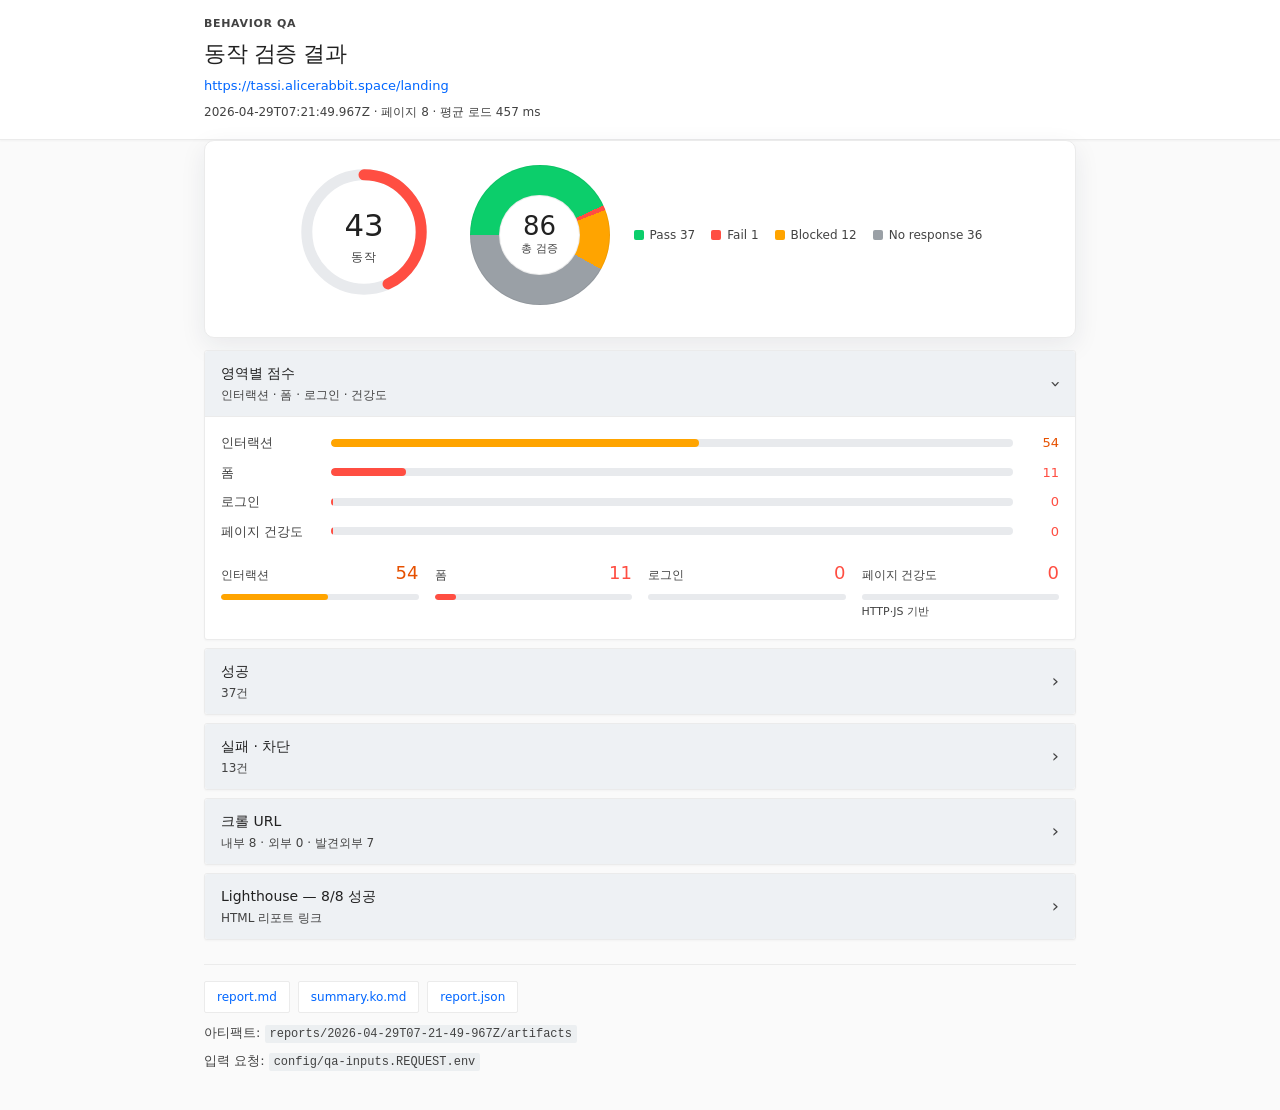
<file: index.html>
<!DOCTYPE html>
<html lang="ko">
<head>
  <meta charset="utf-8"/>
  <meta name="viewport" content="width=device-width, initial-scale=1"/>
  <title>T-ASSI 동작 검증 결과</title>
  <style>
    :root {
      --lh-pass: #0cce6b;
      --lh-avg: #ffa400;
      --lh-fail: #ff4e42;
      --lh-link: #06f;
      --lh-text: #212121;
      --lh-text-2: #424242;
      --lh-divider: #ebebeb;
      --lh-bg: #fafafa;
      --lh-paper: #ffffff;
      --lh-table-h: #eef1f4;
      --radius: 3px;
      --font: system-ui, Roboto, "Helvetica Neue", Arial, "Noto Sans KR", "Malgun Gothic", sans-serif;
    }
    * { box-sizing: border-box; }
    body {
      margin: 0;
      font-family: var(--font);
      background: radial-gradient(1200px 500px at 10% -20%, #eef6ff, transparent 55%),
                  radial-gradient(1000px 440px at 100% -18%, #f5f0ff, transparent 48%),
                  var(--lh-bg);
      color: var(--lh-text);
      font-size: 14px;
      line-height: 1.5;
      -webkit-font-smoothing: antialiased;
    }
    .shell { max-width: 920px; margin: 0 auto; padding: 0 24px 40px; }
    .mast {
      background: var(--lh-paper);
      border-bottom: 1px solid var(--lh-divider);
      box-shadow: 0 1px 2px rgb(0 0 0 / 0.04);
    }
    .mast-inner { max-width: 920px; margin: 0 auto; padding: 16px 24px 18px; }
    .mast-label { font-size: 11px; font-weight: 600; letter-spacing: 0.06em; text-transform: uppercase; color: var(--lh-text-2); margin-bottom: 4px; }
    .mast h1 { margin: 0 0 6px; font-size: 22px; font-weight: 400; color: var(--lh-text); letter-spacing: -0.02em; }
    .mast-url { font-size: 13px; word-break: break-all; }
    .mast-url a { color: var(--lh-link); text-decoration: none; }
    .mast-url a:hover { text-decoration: underline; }
    .mast-meta { margin-top: 8px; font-size: 12px; color: var(--lh-text-2); }

    .panel {
      background: var(--lh-paper);
      border: 1px solid var(--lh-divider);
      border-radius: 10px;
      padding: 20px;
      margin-bottom: 12px;
      box-shadow: 0 8px 26px rgb(30 41 59 / 0.08);
    }
    .hero-panel { padding: 24px 20px; }
    .hero-grid {
      display: flex;
      flex-direction: column;
      gap: 0;
      align-items: stretch;
    }
    @media (max-width: 720px) {
      .donut-legend { justify-content: center; }
      .hero-top-row { justify-content: center; text-align: center; }
    }
    .hero-top-row {
      display: flex;
      flex-wrap: wrap;
      align-items: center;
      justify-content: center;
      gap: 28px 40px;
      padding-bottom: 8px;
    }
    .gauge-box { flex-shrink: 0; }
    .gauge-svg .gauge-num { font-size: 28px; font-weight: 500; fill: var(--lh-text); font-family: var(--font); }
    .gauge-svg .gauge-cap { font-size: 11px; fill: var(--lh-text-2); font-family: var(--font); text-transform: uppercase; letter-spacing: 0.08em; }

    .donut-side { display: flex; flex-direction: column; align-items: flex-start; gap: 12px; min-width: 0; }
    .donut-wrap {
      position: relative;
      width: 140px;
      height: 140px;
      flex-shrink: 0;
    }
    .donut {
      width: 100%;
      height: 100%;
      border-radius: 50%;
      background: conic-gradient(from -90deg, #0cce6b 0deg 154.88372093023256deg, #ff4e42 154.88372093023256deg 159.06976744186045deg, #ffa400 159.06976744186045deg 209.30232558139534deg, #9aa0a6 209.30232558139534deg 360deg);
      box-shadow: inset 0 0 0 1px rgb(0 0 0 / 0.06);
    }
    .donut-hole {
      position: absolute;
      inset: 22%;
      border-radius: 50%;
      background: var(--lh-paper);
      display: flex;
      flex-direction: column;
      align-items: center;
      justify-content: center;
      box-shadow: 0 0 0 1px var(--lh-divider);
    }
    .donut-total { font-size: 26px; font-weight: 500; line-height: 1; color: var(--lh-text); }
    .donut-sub { font-size: 11px; color: var(--lh-text-2); margin-top: 2px; }
    .donut-legend {
      display: flex;
      flex-wrap: wrap;
      gap: 10px 16px;
      font-size: 12px;
      color: var(--lh-text-2);
    }
    .lg { display: inline-flex; align-items: center; gap: 6px; }
    .lg i { width: 10px; height: 10px; border-radius: 2px; flex-shrink: 0; }

    .mini-spark {
      margin-top: 4px;
      padding-top: 16px;
      border-top: 1px solid var(--lh-divider);
    }
    .spark-title { font-size: 11px; font-weight: 600; text-transform: uppercase; letter-spacing: 0.06em; color: var(--lh-text-2); margin-bottom: 10px; }
    .spark-bars { display: flex; align-items: flex-end; gap: 8px; height: 56px; }
    .spark-col { flex: 1; min-width: 0; display: flex; flex-direction: column; align-items: center; gap: 6px; }
    .spark-bar {
      width: 100%;
      max-width: 48px;
      border-radius: 2px 2px 0 0;
      background: linear-gradient(180deg, var(--lh-pass), #09a256);
      min-height: 4px;
      transition: height 0.2s ease;
    }
    .spark-bar.avg { background: linear-gradient(180deg, var(--lh-avg), #e69400); }
    .spark-bar.bad { background: linear-gradient(180deg, var(--lh-fail), #c62828); }
    .spark-bar.na { background: #cfd8dc; min-height: 6px; }
    .spark-lab { font-size: 10px; color: var(--lh-text-2); text-align: center; line-height: 1.2; max-width: 100%; overflow: hidden; text-overflow: ellipsis; white-space: nowrap; }

    .bar-chart { display: flex; flex-direction: column; gap: 10px; }
    .bar-row { display: grid; grid-template-columns: 100px 1fr 36px; align-items: center; gap: 10px; font-size: 13px; }
    .bar-lab { color: var(--lh-text-2); }
    .bar-track { height: 8px; background: #e8eaed; border-radius: 4px; overflow: hidden; }
    .bar-fill { display: block; height: 100%; border-radius: 4px; min-width: 2px; }
    .bar-fill.good { background: var(--lh-pass); }
    .bar-fill.avg { background: var(--lh-avg); }
    .bar-fill.bad { background: var(--lh-fail); }
    .bar-fill.na { background: #b0bec5; }
    .bar-num { text-align: right; font-weight: 500; font-variant-numeric: tabular-nums; font-size: 13px; color: var(--lh-text); }
    .bar-num.good { color: var(--lh-pass); }
    .bar-num.avg { color: #e65100; }
    .bar-num.bad { color: var(--lh-fail); }
    .bar-num.na { color: var(--lh-text-2); }

    .alert {
      border: 1px solid #ffe082;
      background: #fffde7;
      color: #5d4037;
      border-radius: var(--radius);
      padding: 12px 16px;
      font-size: 13px;
      margin-bottom: 12px;
    }
    .alert code { font-size: 0.85em; background: rgb(255 249 196 / 0.9); padding: 2px 6px; border-radius: 2px; }

    details.fold {
      background: var(--lh-paper);
      border: 1px solid var(--lh-divider);
      border-radius: var(--radius);
      margin-bottom: 8px;
      box-shadow: 0 1px 2px rgb(0 0 0 / 0.03);
    }
    details.fold > summary {
      list-style: none;
      cursor: pointer;
      padding: 12px 16px;
      display: flex;
      align-items: center;
      justify-content: space-between;
      gap: 12px;
      font-weight: 500;
      font-size: 14px;
      background: var(--lh-table-h);
      color: var(--lh-text);
      border-radius: var(--radius) var(--radius) 0 0;
    }
    details.fold:not([open]) > summary { border-radius: var(--radius); }
    details.fold > summary::-webkit-details-marker { display: none; }
    details.fold > summary:hover { filter: brightness(0.98); }
    details.fold[open] > summary { border-bottom: 1px solid var(--lh-divider); }
    .sum-meta { font-size: 12px; font-weight: 400; color: var(--lh-text-2); margin-top: 2px; }
    .chev { color: var(--lh-text-2); font-size: 18px; line-height: 1; transition: transform 0.15s; }
    details.fold[open] .chev { transform: rotate(90deg); }
    .fold-body { padding: 16px; }

    .metric-grid { display: grid; grid-template-columns: repeat(auto-fill, minmax(180px, 1fr)); gap: 16px; }
    .metric { padding: 2px 0; }
    .metric-head { display: flex; justify-content: space-between; align-items: baseline; margin-bottom: 8px; }
    .metric-name { font-size: 12px; color: var(--lh-text-2); font-weight: 500; }
    .metric-num { font-size: 18px; font-weight: 500; font-variant-numeric: tabular-nums; }
    .metric-num.good { color: var(--lh-pass); }
    .metric-num.avg { color: #e65100; }
    .metric-num.bad { color: var(--lh-fail); }
    .metric-num.na { color: var(--lh-text-2); }
    .metric-track { height: 6px; background: #e8eaed; border-radius: 3px; overflow: hidden; }
    .metric-fill { display: block; height: 100%; border-radius: 3px; }
    .metric-fill.good { background: var(--lh-pass); }
    .metric-fill.avg { background: var(--lh-avg); }
    .metric-fill.bad { background: var(--lh-fail); }
    .metric-fill.na { background: #b0bec5; }
    .metric-sub { display: block; font-size: 11px; color: var(--lh-text-2); margin-top: 4px; }

    .hint { font-size: 13px; color: var(--lh-text-2); margin: 0; line-height: 1.45; }
    .scroll-x { overflow-x: auto; -webkit-overflow-scrolling: touch; margin-top: 4px; border-radius: 6px; border: 1px solid #e6ebf2; }
    .tbl { width: 100%; border-collapse: collapse; font-size: 13px; min-width: 1280px; table-layout: auto; }
    .tbl th, .tbl td { text-align: left; padding: 10px 12px; border-bottom: 1px solid var(--lh-divider); vertical-align: top; }
    .tbl th { color: var(--lh-text-2); font-weight: 500; font-size: 11px; text-transform: uppercase; letter-spacing: 0.04em; background: var(--lh-table-h); }
    .dim { color: var(--lh-text-2); }
    .td-wrap { white-space: nowrap; }
    .url-cell { white-space: nowrap; min-width: 360px; font-family: ui-monospace, monospace; }
    .pill { display: inline-block; padding: 2px 8px; border-radius: 2px; font-size: 11px; font-weight: 600; letter-spacing: 0.02em; }
    .PASS { background: #e8f5e9; color: #1b5e20; }
    .FAIL { background: #ffebee; color: #b71c1c; }
    .BLOCKED { background: #fff8e1; color: #e65100; }
    .NO_RESPONSE { background: #eceff1; color: #455a64; }
    .badge { font-size: 11px; padding: 2px 8px; border-radius: 2px; background: #fff3e0; color: #e65100; font-weight: 600; }
    .tag-soft { font-size: 10px; padding: 1px 6px; border-radius: 2px; background: #e3f2fd; color: #1565c0; font-weight: 600; }

    .ext-link { color: var(--lh-link); text-decoration: none; word-break: break-all; }
    .ext-link:hover { text-decoration: underline; }

    .foot {
      margin-top: 24px;
      padding-top: 16px;
      border-top: 1px solid var(--lh-divider);
      font-size: 13px;
      color: var(--lh-text-2);
    }
    .foot-links { display: flex; flex-wrap: wrap; gap: 8px; align-items: center; margin-bottom: 10px; }
    a.pill-link {
      display: inline-block;
      padding: 6px 12px;
      border-radius: 2px;
      border: 1px solid var(--lh-divider);
      background: var(--lh-paper);
      color: var(--lh-link);
      text-decoration: none;
      font-weight: 500;
      font-size: 12px;
    }
    a.pill-link:hover { background: var(--lh-bg); border-color: #90caf9; }
    a.pill-link.mini { padding: 2px 7px; font-size: 11px; margin-right: 4px; }
    code { font-size: 12px; background: #eceff1; padding: 2px 5px; border-radius: 2px; font-family: ui-monospace, monospace; }
  </style>
</head>
<body>
  <header class="mast">
    <div class="mast-inner">
      <div class="mast-label">Behavior QA</div>
      <h1>동작 검증 결과</h1>
      <div class="mast-url"><a href="https://tassi.alicerabbit.space/landing" target="_blank" rel="noopener noreferrer">https://tassi.alicerabbit.space/landing</a></div>
      <div class="mast-meta">2026-04-29T07:21:49.967Z · 페이지 8 · 평균 로드 457 ms</div>
    </div>
  </header>

  <div class="shell">
    

    <section class="panel hero-panel">
      <div class="hero-grid">
        <div class="hero-top-row">
          <div class="gauge-box" role="img" aria-label="동작 합격 비율 43">
    <svg class="gauge-svg" viewBox="0 0 120 120" width="132" height="132" aria-hidden="true">
      <circle cx="60" cy="60" r="52" fill="none" stroke="#e8eaed" stroke-width="10"/>
      <circle cx="60" cy="60" r="52" fill="none" stroke="#ff4e42" stroke-width="10" stroke-linecap="round"
        transform="rotate(-90 60 60)" stroke-dasharray="140.49202346853556 326.7256359733385"/>
      <text x="60" y="64" text-anchor="middle" class="gauge-num">43</text>
      <text x="60" y="86" text-anchor="middle" class="gauge-cap">동작</text>
    </svg>
  </div>
          <div class="donut-side" style="flex-direction:row;align-items:center;flex-wrap:wrap;gap:24px;">
            <div class="donut-wrap" aria-hidden="true">
              <div class="donut"></div>
              <div class="donut-hole">
                <span class="donut-total">86</span>
                <span class="donut-sub">총 검증</span>
              </div>
            </div>
            <div class="donut-legend">
              <span class="lg"><i style="background:#0cce6b"></i>Pass 37</span>
              <span class="lg"><i style="background:#ff4e42"></i>Fail 1</span>
              <span class="lg"><i style="background:#ffa400"></i>Blocked 12</span>
              <span class="lg"><i style="background:#9aa0a6"></i>No response 36</span>
            </div>
          </div>
        </div>
        
      </div>
    </section>

    <details class="fold" open>
      <summary>
        <span><span>영역별 점수</span><div class="sum-meta">인터랙션 · 폼 · 로그인 · 건강도</div></span>
        <span class="chev">›</span>
      </summary>
      <div class="fold-body">
        <div class="bar-chart">
    <div class="bar-row">
          <span class="bar-lab">인터랙션</span>
          <div class="bar-track" aria-hidden="true"><span class="bar-fill avg" style="width:54%"></span></div>
          <span class="bar-num avg">54</span>
        </div><div class="bar-row">
          <span class="bar-lab">폼</span>
          <div class="bar-track" aria-hidden="true"><span class="bar-fill bad" style="width:11%"></span></div>
          <span class="bar-num bad">11</span>
        </div><div class="bar-row">
          <span class="bar-lab">로그인</span>
          <div class="bar-track" aria-hidden="true"><span class="bar-fill bad" style="width:0%"></span></div>
          <span class="bar-num bad">0</span>
        </div><div class="bar-row">
          <span class="bar-lab">페이지 건강도</span>
          <div class="bar-track" aria-hidden="true"><span class="bar-fill bad" style="width:0%"></span></div>
          <span class="bar-num bad">0</span>
        </div>
  </div>
        <div style="height:16px"></div>
        <div class="metric-grid">
          <div class="metric">
    <div class="metric-head"><span class="metric-name">인터랙션</span><span class="metric-num avg">54</span></div>
    <div class="metric-track" aria-hidden="true"><span class="metric-fill avg" style="width:54%"></span></div>
    
  </div>
          <div class="metric">
    <div class="metric-head"><span class="metric-name">폼</span><span class="metric-num bad">11</span></div>
    <div class="metric-track" aria-hidden="true"><span class="metric-fill bad" style="width:11%"></span></div>
    
  </div>
          <div class="metric">
    <div class="metric-head"><span class="metric-name">로그인</span><span class="metric-num bad">0</span></div>
    <div class="metric-track" aria-hidden="true"><span class="metric-fill bad" style="width:0%"></span></div>
    
  </div>
          <div class="metric">
    <div class="metric-head"><span class="metric-name">페이지 건강도</span><span class="metric-num bad">0</span></div>
    <div class="metric-track" aria-hidden="true"><span class="metric-fill bad" style="width:0%"></span></div>
    <span class="metric-sub">HTTP·JS 기반</span>
  </div>
        </div>
      </div>
    </details>

    <details class="fold">
      <summary>
        <span><span>성공</span><div class="sum-meta">37건</div></span>
        <span class="chev">›</span>
      </summary>
      <div class="fold-body">
        <div class="scroll-x"><table class="tbl"><thead><tr><th>구분</th><th>동작</th><th>페이지</th><th>비고</th><th>증적</th></tr></thead><tbody>
          <tr><td>interaction</td><td class="td-wrap">버튼 「로그인」 클릭</td><td class="dim url-cell" title="https://tassi.alicerabbit.space/">/</td><td class="dim td-wrap">클릭 후 반응 확인 (오류·경고 스타일 UI, 본문·안내 문구 변화).</td><td class="td-wrap"><a class="pill-link mini" href="reports/2026-04-29T07-21-49-967Z/artifacts/int_0570a4dc_b0e4ce46_before-before.png" title="reports/2026-04-29T07-21-49-967Z/artifacts/int_0570a4dc_b0e4ce46_before-before.png">before</a> <a class="pill-link mini" href="reports/2026-04-29T07-21-49-967Z/artifacts/int_0570a4dc_f83636b7_pass-state-after.json" title="reports/2026-04-29T07-21-49-967Z/artifacts/int_0570a4dc_f83636b7_pass-state-after.json">state-after</a></td></tr><tr><td>interaction</td><td class="td-wrap">버튼 「카카오로 시작하기」 클릭</td><td class="dim url-cell" title="https://tassi.alicerabbit.space/">/</td><td class="dim td-wrap">클릭 후 반응 확인 (URL 변경, 제목 변경, 알림·라이브 영역, 본문·안내 문구 변화).</td><td class="td-wrap"><a class="pill-link mini" href="reports/2026-04-29T07-21-49-967Z/artifacts/int_0570a4dc_b0e4ce46_before-before.png" title="reports/2026-04-29T07-21-49-967Z/artifacts/int_0570a4dc_b0e4ce46_before-before.png">before</a> <a class="pill-link mini" href="reports/2026-04-29T07-21-49-967Z/artifacts/int_0570a4dc_30582531_pass-state-after.json" title="reports/2026-04-29T07-21-49-967Z/artifacts/int_0570a4dc_30582531_pass-state-after.json">state-after</a></td></tr><tr><td>interaction</td><td class="td-wrap">링크 「회원가입 하기」 클릭</td><td class="dim url-cell" title="https://tassi.alicerabbit.space/">/</td><td class="dim td-wrap">이동 후 URL(경로·쿼리)가 링크 기대와 일치함.</td><td class="td-wrap"><a class="pill-link mini" href="reports/2026-04-29T07-21-49-967Z/artifacts/int_0570a4dc_b0e4ce46_before-before.png" title="reports/2026-04-29T07-21-49-967Z/artifacts/int_0570a4dc_b0e4ce46_before-before.png">before</a> <a class="pill-link mini" href="reports/2026-04-29T07-21-49-967Z/artifacts/int_0570a4dc_7dd95304_pass-state-after.json" title="reports/2026-04-29T07-21-49-967Z/artifacts/int_0570a4dc_7dd95304_pass-state-after.json">state-after</a></td></tr><tr><td>interaction</td><td class="td-wrap">버튼 「이용요금」 클릭</td><td class="dim url-cell" title="https://tassi.alicerabbit.space/landing">/landing</td><td class="dim td-wrap">[HTTP 403 응답이지만 페이지 렌더링/클릭 가능] 클릭 후 반응 확인 (URL 변경, 본문·안내 문구 변화).</td><td class="td-wrap"><a class="pill-link mini" href="reports/2026-04-29T07-21-49-967Z/artifacts/int_4db4b63c_0b8f751d_before-before.png" title="reports/2026-04-29T07-21-49-967Z/artifacts/int_4db4b63c_0b8f751d_before-before.png">before</a> <a class="pill-link mini" href="reports/2026-04-29T07-21-49-967Z/artifacts/int_4db4b63c_0b8f751d_before-before-scrolled.png" title="reports/2026-04-29T07-21-49-967Z/artifacts/int_4db4b63c_0b8f751d_before-before-scrolled.png">before-scrolled</a> <a class="pill-link mini" href="reports/2026-04-29T07-21-49-967Z/artifacts/int_4db4b63c_6b51d00b_pass-state-after.json" title="reports/2026-04-29T07-21-49-967Z/artifacts/int_4db4b63c_6b51d00b_pass-state-after.json">state-after</a></td></tr><tr><td>interaction</td><td class="td-wrap">버튼 「무료 견적신청」 클릭</td><td class="dim url-cell" title="https://tassi.alicerabbit.space/landing">/landing</td><td class="dim td-wrap">[HTTP 403 응답이지만 페이지 렌더링/클릭 가능] 클릭 후 반응 확인 (URL 변경, 본문·안내 문구 변화).</td><td class="td-wrap"><a class="pill-link mini" href="reports/2026-04-29T07-21-49-967Z/artifacts/int_4db4b63c_0b8f751d_before-before.png" title="reports/2026-04-29T07-21-49-967Z/artifacts/int_4db4b63c_0b8f751d_before-before.png">before</a> <a class="pill-link mini" href="reports/2026-04-29T07-21-49-967Z/artifacts/int_4db4b63c_0b8f751d_before-before-scrolled.png" title="reports/2026-04-29T07-21-49-967Z/artifacts/int_4db4b63c_0b8f751d_before-before-scrolled.png">before-scrolled</a> <a class="pill-link mini" href="reports/2026-04-29T07-21-49-967Z/artifacts/int_4db4b63c_82019380_pass-state-after.json" title="reports/2026-04-29T07-21-49-967Z/artifacts/int_4db4b63c_82019380_pass-state-after.json">state-after</a></td></tr><tr><td>interaction</td><td class="td-wrap">링크 「무료 견적 알아보기」 클릭 (2/4 동일 라벨)</td><td class="dim url-cell" title="https://tassi.alicerabbit.space/landing">/landing</td><td class="dim td-wrap">[HTTP 403 응답이지만 페이지 렌더링/클릭 가능] 이동 후 URL(경로·쿼리)가 링크 기대와 일치함.</td><td class="td-wrap"><a class="pill-link mini" href="reports/2026-04-29T07-21-49-967Z/artifacts/int_4db4b63c_0b8f751d_before-before.png" title="reports/2026-04-29T07-21-49-967Z/artifacts/int_4db4b63c_0b8f751d_before-before.png">before</a> <a class="pill-link mini" href="reports/2026-04-29T07-21-49-967Z/artifacts/int_4db4b63c_0b8f751d_before-before-scrolled.png" title="reports/2026-04-29T07-21-49-967Z/artifacts/int_4db4b63c_0b8f751d_before-before-scrolled.png">before-scrolled</a> <a class="pill-link mini" href="reports/2026-04-29T07-21-49-967Z/artifacts/int_4db4b63c_d9002787_pass-state-after.json" title="reports/2026-04-29T07-21-49-967Z/artifacts/int_4db4b63c_d9002787_pass-state-after.json">state-after</a></td></tr><tr><td>interaction</td><td class="td-wrap">링크 「무료 견적 알아보기」 클릭 (4/4 동일 라벨)</td><td class="dim url-cell" title="https://tassi.alicerabbit.space/landing">/landing</td><td class="dim td-wrap">[HTTP 403 응답이지만 페이지 렌더링/클릭 가능] 이동 후 URL(경로·쿼리)가 링크 기대와 일치함.</td><td class="td-wrap"><a class="pill-link mini" href="reports/2026-04-29T07-21-49-967Z/artifacts/int_4db4b63c_0b8f751d_before-before.png" title="reports/2026-04-29T07-21-49-967Z/artifacts/int_4db4b63c_0b8f751d_before-before.png">before</a> <a class="pill-link mini" href="reports/2026-04-29T07-21-49-967Z/artifacts/int_4db4b63c_0b8f751d_before-before-scrolled.png" title="reports/2026-04-29T07-21-49-967Z/artifacts/int_4db4b63c_0b8f751d_before-before-scrolled.png">before-scrolled</a> <a class="pill-link mini" href="reports/2026-04-29T07-21-49-967Z/artifacts/int_4db4b63c_d7cb8934_pass-state-after.json" title="reports/2026-04-29T07-21-49-967Z/artifacts/int_4db4b63c_d7cb8934_pass-state-after.json">state-after</a></td></tr><tr><td>interaction</td><td class="td-wrap">링크 「지금 신청하기」 클릭 (3/3 동일 라벨)</td><td class="dim url-cell" title="https://tassi.alicerabbit.space/landing">/landing</td><td class="dim td-wrap">[HTTP 403 응답이지만 페이지 렌더링/클릭 가능] 외부 링크가 새 탭에서 열림: <a class="ext-link" href="https://pf.kakao.com/_PRFAG" target="_blank" rel="noopener noreferrer">https://pf.kakao.com/_PRFAG</a></td><td class="td-wrap"><a class="pill-link mini" href="reports/2026-04-29T07-21-49-967Z/artifacts/int_4db4b63c_0b8f751d_before-before.png" title="reports/2026-04-29T07-21-49-967Z/artifacts/int_4db4b63c_0b8f751d_before-before.png">before</a> <a class="pill-link mini" href="reports/2026-04-29T07-21-49-967Z/artifacts/int_4db4b63c_0b8f751d_before-before-scrolled.png" title="reports/2026-04-29T07-21-49-967Z/artifacts/int_4db4b63c_0b8f751d_before-before-scrolled.png">before-scrolled</a> <a class="pill-link mini" href="reports/2026-04-29T07-21-49-967Z/artifacts/int_4db4b63c_268af2d2_pass-state-after.json" title="reports/2026-04-29T07-21-49-967Z/artifacts/int_4db4b63c_268af2d2_pass-state-after.json">state-after</a></td></tr><tr><td>interaction</td><td class="td-wrap">링크 「이용약관」 클릭</td><td class="dim url-cell" title="https://tassi.alicerabbit.space/landing">/landing</td><td class="dim td-wrap">[HTTP 403 응답이지만 페이지 렌더링/클릭 가능] 이동 후 URL(경로·쿼리)가 링크 기대와 일치함.</td><td class="td-wrap"><a class="pill-link mini" href="reports/2026-04-29T07-21-49-967Z/artifacts/int_4db4b63c_0b8f751d_before-before.png" title="reports/2026-04-29T07-21-49-967Z/artifacts/int_4db4b63c_0b8f751d_before-before.png">before</a> <a class="pill-link mini" href="reports/2026-04-29T07-21-49-967Z/artifacts/int_4db4b63c_0b8f751d_before-before-scrolled.png" title="reports/2026-04-29T07-21-49-967Z/artifacts/int_4db4b63c_0b8f751d_before-before-scrolled.png">before-scrolled</a> <a class="pill-link mini" href="reports/2026-04-29T07-21-49-967Z/artifacts/int_4db4b63c_dd76a7d3_pass-state-after.json" title="reports/2026-04-29T07-21-49-967Z/artifacts/int_4db4b63c_dd76a7d3_pass-state-after.json">state-after</a></td></tr><tr><td>interaction</td><td class="td-wrap">링크 「개인정보 처리방침」 클릭</td><td class="dim url-cell" title="https://tassi.alicerabbit.space/landing">/landing</td><td class="dim td-wrap">[HTTP 403 응답이지만 페이지 렌더링/클릭 가능] 이동 후 URL(경로·쿼리)가 링크 기대와 일치함.</td><td class="td-wrap"><a class="pill-link mini" href="reports/2026-04-29T07-21-49-967Z/artifacts/int_4db4b63c_0b8f751d_before-before.png" title="reports/2026-04-29T07-21-49-967Z/artifacts/int_4db4b63c_0b8f751d_before-before.png">before</a> <a class="pill-link mini" href="reports/2026-04-29T07-21-49-967Z/artifacts/int_4db4b63c_0b8f751d_before-before-scrolled.png" title="reports/2026-04-29T07-21-49-967Z/artifacts/int_4db4b63c_0b8f751d_before-before-scrolled.png">before-scrolled</a> <a class="pill-link mini" href="reports/2026-04-29T07-21-49-967Z/artifacts/int_4db4b63c_bca94518_pass-state-after.json" title="reports/2026-04-29T07-21-49-967Z/artifacts/int_4db4b63c_bca94518_pass-state-after.json">state-after</a></td></tr><tr><td>interaction</td><td class="td-wrap">버튼 「서비스소개」 클릭</td><td class="dim url-cell" title="https://tassi.alicerabbit.space/landing/estimate">/landing/estimate</td><td class="dim td-wrap">[HTTP 403 응답이지만 페이지 렌더링/클릭 가능] 클릭 후 반응 확인 (URL 변경, 본문·안내 문구 변화).</td><td class="td-wrap"><a class="pill-link mini" href="reports/2026-04-29T07-21-49-967Z/artifacts/int_d1fc1eb2_0512c776_before-before.png" title="reports/2026-04-29T07-21-49-967Z/artifacts/int_d1fc1eb2_0512c776_before-before.png">before</a> <a class="pill-link mini" href="reports/2026-04-29T07-21-49-967Z/artifacts/int_d1fc1eb2_0512c776_before-before-scrolled.png" title="reports/2026-04-29T07-21-49-967Z/artifacts/int_d1fc1eb2_0512c776_before-before-scrolled.png">before-scrolled</a> <a class="pill-link mini" href="reports/2026-04-29T07-21-49-967Z/artifacts/int_d1fc1eb2_0512c776_pass-state-after.json" title="reports/2026-04-29T07-21-49-967Z/artifacts/int_d1fc1eb2_0512c776_pass-state-after.json">state-after</a></td></tr><tr><td>interaction</td><td class="td-wrap">버튼 「이용요금」 클릭</td><td class="dim url-cell" title="https://tassi.alicerabbit.space/landing/estimate">/landing/estimate</td><td class="dim td-wrap">[HTTP 403 응답이지만 페이지 렌더링/클릭 가능] 클릭 후 반응 확인 (URL 변경, 본문·안내 문구 변화).</td><td class="td-wrap"><a class="pill-link mini" href="reports/2026-04-29T07-21-49-967Z/artifacts/int_d1fc1eb2_0512c776_before-before.png" title="reports/2026-04-29T07-21-49-967Z/artifacts/int_d1fc1eb2_0512c776_before-before.png">before</a> <a class="pill-link mini" href="reports/2026-04-29T07-21-49-967Z/artifacts/int_d1fc1eb2_0512c776_before-before-scrolled.png" title="reports/2026-04-29T07-21-49-967Z/artifacts/int_d1fc1eb2_0512c776_before-before-scrolled.png">before-scrolled</a> <a class="pill-link mini" href="reports/2026-04-29T07-21-49-967Z/artifacts/int_d1fc1eb2_af86de3f_pass-state-after.json" title="reports/2026-04-29T07-21-49-967Z/artifacts/int_d1fc1eb2_af86de3f_pass-state-after.json">state-after</a></td></tr><tr><td>interaction</td><td class="td-wrap">버튼 「서비스소개」 클릭</td><td class="dim url-cell" title="https://tassi.alicerabbit.space/landing/terms-of-service">/landing/terms-of-service</td><td class="dim td-wrap">[HTTP 403 응답이지만 페이지 렌더링/클릭 가능] 클릭 후 반응 확인 (URL 변경, 본문·안내 문구 변화).</td><td class="td-wrap"><a class="pill-link mini" href="reports/2026-04-29T07-21-49-967Z/artifacts/int_c8a285a5_e2c49ba7_before-before.png" title="reports/2026-04-29T07-21-49-967Z/artifacts/int_c8a285a5_e2c49ba7_before-before.png">before</a> <a class="pill-link mini" href="reports/2026-04-29T07-21-49-967Z/artifacts/int_c8a285a5_e2c49ba7_before-before-scrolled.png" title="reports/2026-04-29T07-21-49-967Z/artifacts/int_c8a285a5_e2c49ba7_before-before-scrolled.png">before-scrolled</a> <a class="pill-link mini" href="reports/2026-04-29T07-21-49-967Z/artifacts/int_c8a285a5_e2c49ba7_pass-state-after.json" title="reports/2026-04-29T07-21-49-967Z/artifacts/int_c8a285a5_e2c49ba7_pass-state-after.json">state-after</a></td></tr><tr><td>interaction</td><td class="td-wrap">버튼 「이용요금」 클릭</td><td class="dim url-cell" title="https://tassi.alicerabbit.space/landing/terms-of-service">/landing/terms-of-service</td><td class="dim td-wrap">[HTTP 403 응답이지만 페이지 렌더링/클릭 가능] 클릭 후 반응 확인 (URL 변경, 본문·안내 문구 변화).</td><td class="td-wrap"><a class="pill-link mini" href="reports/2026-04-29T07-21-49-967Z/artifacts/int_c8a285a5_e2c49ba7_before-before.png" title="reports/2026-04-29T07-21-49-967Z/artifacts/int_c8a285a5_e2c49ba7_before-before.png">before</a> <a class="pill-link mini" href="reports/2026-04-29T07-21-49-967Z/artifacts/int_c8a285a5_e2c49ba7_before-before-scrolled.png" title="reports/2026-04-29T07-21-49-967Z/artifacts/int_c8a285a5_e2c49ba7_before-before-scrolled.png">before-scrolled</a> <a class="pill-link mini" href="reports/2026-04-29T07-21-49-967Z/artifacts/int_c8a285a5_1f5bc139_pass-state-after.json" title="reports/2026-04-29T07-21-49-967Z/artifacts/int_c8a285a5_1f5bc139_pass-state-after.json">state-after</a></td></tr><tr><td>interaction</td><td class="td-wrap">버튼 「무료 견적신청」 클릭</td><td class="dim url-cell" title="https://tassi.alicerabbit.space/landing/terms-of-service">/landing/terms-of-service</td><td class="dim td-wrap">[HTTP 403 응답이지만 페이지 렌더링/클릭 가능] 클릭 후 반응 확인 (URL 변경, 본문·안내 문구 변화).</td><td class="td-wrap"><a class="pill-link mini" href="reports/2026-04-29T07-21-49-967Z/artifacts/int_c8a285a5_e2c49ba7_before-before.png" title="reports/2026-04-29T07-21-49-967Z/artifacts/int_c8a285a5_e2c49ba7_before-before.png">before</a> <a class="pill-link mini" href="reports/2026-04-29T07-21-49-967Z/artifacts/int_c8a285a5_e2c49ba7_before-before-scrolled.png" title="reports/2026-04-29T07-21-49-967Z/artifacts/int_c8a285a5_e2c49ba7_before-before-scrolled.png">before-scrolled</a> <a class="pill-link mini" href="reports/2026-04-29T07-21-49-967Z/artifacts/int_c8a285a5_ca03f35b_pass-state-after.json" title="reports/2026-04-29T07-21-49-967Z/artifacts/int_c8a285a5_ca03f35b_pass-state-after.json">state-after</a></td></tr><tr><td>interaction</td><td class="td-wrap">버튼 「서비스소개」 클릭</td><td class="dim url-cell" title="https://tassi.alicerabbit.space/landing/privacy-policy">/landing/privacy-policy</td><td class="dim td-wrap">[HTTP 403 응답이지만 페이지 렌더링/클릭 가능] 클릭 후 반응 확인 (URL 변경, 본문·안내 문구 변화).</td><td class="td-wrap"><a class="pill-link mini" href="reports/2026-04-29T07-21-49-967Z/artifacts/int_7c4bd681_afd4255b_before-before.png" title="reports/2026-04-29T07-21-49-967Z/artifacts/int_7c4bd681_afd4255b_before-before.png">before</a> <a class="pill-link mini" href="reports/2026-04-29T07-21-49-967Z/artifacts/int_7c4bd681_afd4255b_before-before-scrolled.png" title="reports/2026-04-29T07-21-49-967Z/artifacts/int_7c4bd681_afd4255b_before-before-scrolled.png">before-scrolled</a> <a class="pill-link mini" href="reports/2026-04-29T07-21-49-967Z/artifacts/int_7c4bd681_afd4255b_pass-state-after.json" title="reports/2026-04-29T07-21-49-967Z/artifacts/int_7c4bd681_afd4255b_pass-state-after.json">state-after</a></td></tr><tr><td>interaction</td><td class="td-wrap">버튼 「이용요금」 클릭</td><td class="dim url-cell" title="https://tassi.alicerabbit.space/landing/privacy-policy">/landing/privacy-policy</td><td class="dim td-wrap">[HTTP 403 응답이지만 페이지 렌더링/클릭 가능] 클릭 후 반응 확인 (URL 변경, 본문·안내 문구 변화).</td><td class="td-wrap"><a class="pill-link mini" href="reports/2026-04-29T07-21-49-967Z/artifacts/int_7c4bd681_afd4255b_before-before.png" title="reports/2026-04-29T07-21-49-967Z/artifacts/int_7c4bd681_afd4255b_before-before.png">before</a> <a class="pill-link mini" href="reports/2026-04-29T07-21-49-967Z/artifacts/int_7c4bd681_afd4255b_before-before-scrolled.png" title="reports/2026-04-29T07-21-49-967Z/artifacts/int_7c4bd681_afd4255b_before-before-scrolled.png">before-scrolled</a> <a class="pill-link mini" href="reports/2026-04-29T07-21-49-967Z/artifacts/int_7c4bd681_dbed4889_pass-state-after.json" title="reports/2026-04-29T07-21-49-967Z/artifacts/int_7c4bd681_dbed4889_pass-state-after.json">state-after</a></td></tr><tr><td>interaction</td><td class="td-wrap">버튼 「무료 견적신청」 클릭</td><td class="dim url-cell" title="https://tassi.alicerabbit.space/landing/privacy-policy">/landing/privacy-policy</td><td class="dim td-wrap">[HTTP 403 응답이지만 페이지 렌더링/클릭 가능] 클릭 후 반응 확인 (URL 변경, 본문·안내 문구 변화).</td><td class="td-wrap"><a class="pill-link mini" href="reports/2026-04-29T07-21-49-967Z/artifacts/int_7c4bd681_afd4255b_before-before.png" title="reports/2026-04-29T07-21-49-967Z/artifacts/int_7c4bd681_afd4255b_before-before.png">before</a> <a class="pill-link mini" href="reports/2026-04-29T07-21-49-967Z/artifacts/int_7c4bd681_afd4255b_before-before-scrolled.png" title="reports/2026-04-29T07-21-49-967Z/artifacts/int_7c4bd681_afd4255b_before-before-scrolled.png">before-scrolled</a> <a class="pill-link mini" href="reports/2026-04-29T07-21-49-967Z/artifacts/int_7c4bd681_5060f548_pass-state-after.json" title="reports/2026-04-29T07-21-49-967Z/artifacts/int_7c4bd681_5060f548_pass-state-after.json">state-after</a></td></tr><tr><td>interaction</td><td class="td-wrap">링크 「privacy.kisa.or.kr」 클릭</td><td class="dim url-cell" title="https://tassi.alicerabbit.space/landing/privacy-policy">/landing/privacy-policy</td><td class="dim td-wrap">[HTTP 403 응답이지만 페이지 렌더링/클릭 가능] 외부 링크가 새 탭에서 열림: <a class="ext-link" href="https://privacy.kisa.or.kr/main.do" target="_blank" rel="noopener noreferrer">https://privacy.kisa.or.kr/main.do</a></td><td class="td-wrap"><a class="pill-link mini" href="reports/2026-04-29T07-21-49-967Z/artifacts/int_7c4bd681_afd4255b_before-before.png" title="reports/2026-04-29T07-21-49-967Z/artifacts/int_7c4bd681_afd4255b_before-before.png">before</a> <a class="pill-link mini" href="reports/2026-04-29T07-21-49-967Z/artifacts/int_7c4bd681_afd4255b_before-before-scrolled.png" title="reports/2026-04-29T07-21-49-967Z/artifacts/int_7c4bd681_afd4255b_before-before-scrolled.png">before-scrolled</a> <a class="pill-link mini" href="reports/2026-04-29T07-21-49-967Z/artifacts/int_7c4bd681_1e4fda29_pass-state-after.json" title="reports/2026-04-29T07-21-49-967Z/artifacts/int_7c4bd681_1e4fda29_pass-state-after.json">state-after</a></td></tr><tr><td>interaction</td><td class="td-wrap">링크 「www.kopico.go.kr」 클릭</td><td class="dim url-cell" title="https://tassi.alicerabbit.space/landing/privacy-policy">/landing/privacy-policy</td><td class="dim td-wrap">[HTTP 403 응답이지만 페이지 렌더링/클릭 가능] 외부 링크가 새 탭에서 열림: <a class="ext-link" href="https://www.kopico.go.kr/main/main.do" target="_blank" rel="noopener noreferrer">https://www.kopico.go.kr/main/main.do</a></td><td class="td-wrap"><a class="pill-link mini" href="reports/2026-04-29T07-21-49-967Z/artifacts/int_7c4bd681_afd4255b_before-before.png" title="reports/2026-04-29T07-21-49-967Z/artifacts/int_7c4bd681_afd4255b_before-before.png">before</a> <a class="pill-link mini" href="reports/2026-04-29T07-21-49-967Z/artifacts/int_7c4bd681_afd4255b_before-before-scrolled.png" title="reports/2026-04-29T07-21-49-967Z/artifacts/int_7c4bd681_afd4255b_before-before-scrolled.png">before-scrolled</a> <a class="pill-link mini" href="reports/2026-04-29T07-21-49-967Z/artifacts/int_7c4bd681_bc162c8c_pass-state-after.json" title="reports/2026-04-29T07-21-49-967Z/artifacts/int_7c4bd681_bc162c8c_pass-state-after.json">state-after</a></td></tr><tr><td>interaction</td><td class="td-wrap">링크 「www.simpan.go.kr」 클릭</td><td class="dim url-cell" title="https://tassi.alicerabbit.space/landing/privacy-policy">/landing/privacy-policy</td><td class="dim td-wrap">[HTTP 403 응답이지만 페이지 렌더링/클릭 가능] 외부 링크가 새 탭에서 열림: chrome-error://chromewebdata/</td><td class="td-wrap"><a class="pill-link mini" href="reports/2026-04-29T07-21-49-967Z/artifacts/int_7c4bd681_afd4255b_before-before.png" title="reports/2026-04-29T07-21-49-967Z/artifacts/int_7c4bd681_afd4255b_before-before.png">before</a> <a class="pill-link mini" href="reports/2026-04-29T07-21-49-967Z/artifacts/int_7c4bd681_afd4255b_before-before-scrolled.png" title="reports/2026-04-29T07-21-49-967Z/artifacts/int_7c4bd681_afd4255b_before-before-scrolled.png">before-scrolled</a> <a class="pill-link mini" href="reports/2026-04-29T07-21-49-967Z/artifacts/int_7c4bd681_6b3cd23f_pass-state-after.json" title="reports/2026-04-29T07-21-49-967Z/artifacts/int_7c4bd681_6b3cd23f_pass-state-after.json">state-after</a></td></tr><tr><td>interaction</td><td class="td-wrap">링크 「www.spo.go.kr」 클릭</td><td class="dim url-cell" title="https://tassi.alicerabbit.space/landing/privacy-policy">/landing/privacy-policy</td><td class="dim td-wrap">[HTTP 403 응답이지만 페이지 렌더링/클릭 가능] 외부 링크가 새 탭에서 열림: chrome-error://chromewebdata/</td><td class="td-wrap"><a class="pill-link mini" href="reports/2026-04-29T07-21-49-967Z/artifacts/int_7c4bd681_afd4255b_before-before.png" title="reports/2026-04-29T07-21-49-967Z/artifacts/int_7c4bd681_afd4255b_before-before.png">before</a> <a class="pill-link mini" href="reports/2026-04-29T07-21-49-967Z/artifacts/int_7c4bd681_afd4255b_before-before-scrolled.png" title="reports/2026-04-29T07-21-49-967Z/artifacts/int_7c4bd681_afd4255b_before-before-scrolled.png">before-scrolled</a> <a class="pill-link mini" href="reports/2026-04-29T07-21-49-967Z/artifacts/int_7c4bd681_f5645299_pass-state-after.json" title="reports/2026-04-29T07-21-49-967Z/artifacts/int_7c4bd681_f5645299_pass-state-after.json">state-after</a></td></tr><tr><td>interaction</td><td class="td-wrap">링크 「ecrm.cyber.go.kr」 클릭</td><td class="dim url-cell" title="https://tassi.alicerabbit.space/landing/privacy-policy">/landing/privacy-policy</td><td class="dim td-wrap">[HTTP 403 응답이지만 페이지 렌더링/클릭 가능] 외부 링크가 새 탭에서 열림: <a class="ext-link" href="https://ecrm.police.go.kr/minwon/main" target="_blank" rel="noopener noreferrer">https://ecrm.police.go.kr/minwon/main</a></td><td class="td-wrap"><a class="pill-link mini" href="reports/2026-04-29T07-21-49-967Z/artifacts/int_7c4bd681_afd4255b_before-before.png" title="reports/2026-04-29T07-21-49-967Z/artifacts/int_7c4bd681_afd4255b_before-before.png">before</a> <a class="pill-link mini" href="reports/2026-04-29T07-21-49-967Z/artifacts/int_7c4bd681_afd4255b_before-before-scrolled.png" title="reports/2026-04-29T07-21-49-967Z/artifacts/int_7c4bd681_afd4255b_before-before-scrolled.png">before-scrolled</a> <a class="pill-link mini" href="reports/2026-04-29T07-21-49-967Z/artifacts/int_7c4bd681_5f854fae_pass-state-after.json" title="reports/2026-04-29T07-21-49-967Z/artifacts/int_7c4bd681_5f854fae_pass-state-after.json">state-after</a></td></tr><tr><td>interaction</td><td class="td-wrap">버튼 「서비스소개」 클릭</td><td class="dim url-cell" title="https://tassi.alicerabbit.space/landing/pricing">/landing/pricing</td><td class="dim td-wrap">[HTTP 403 응답이지만 페이지 렌더링/클릭 가능] 클릭 후 반응 확인 (URL 변경, 본문·안내 문구 변화).</td><td class="td-wrap"><a class="pill-link mini" href="reports/2026-04-29T07-21-49-967Z/artifacts/int_cfcb32c3_ac8b990c_before-before.png" title="reports/2026-04-29T07-21-49-967Z/artifacts/int_cfcb32c3_ac8b990c_before-before.png">before</a> <a class="pill-link mini" href="reports/2026-04-29T07-21-49-967Z/artifacts/int_cfcb32c3_ac8b990c_before-before-scrolled.png" title="reports/2026-04-29T07-21-49-967Z/artifacts/int_cfcb32c3_ac8b990c_before-before-scrolled.png">before-scrolled</a> <a class="pill-link mini" href="reports/2026-04-29T07-21-49-967Z/artifacts/int_cfcb32c3_ac8b990c_pass-state-after.json" title="reports/2026-04-29T07-21-49-967Z/artifacts/int_cfcb32c3_ac8b990c_pass-state-after.json">state-after</a></td></tr><tr><td>interaction</td><td class="td-wrap">버튼 「무료 견적신청」 클릭</td><td class="dim url-cell" title="https://tassi.alicerabbit.space/landing/pricing">/landing/pricing</td><td class="dim td-wrap">[HTTP 403 응답이지만 페이지 렌더링/클릭 가능] 클릭 후 반응 확인 (URL 변경, 본문·안내 문구 변화).</td><td class="td-wrap"><a class="pill-link mini" href="reports/2026-04-29T07-21-49-967Z/artifacts/int_cfcb32c3_ac8b990c_before-before.png" title="reports/2026-04-29T07-21-49-967Z/artifacts/int_cfcb32c3_ac8b990c_before-before.png">before</a> <a class="pill-link mini" href="reports/2026-04-29T07-21-49-967Z/artifacts/int_cfcb32c3_ac8b990c_before-before-scrolled.png" title="reports/2026-04-29T07-21-49-967Z/artifacts/int_cfcb32c3_ac8b990c_before-before-scrolled.png">before-scrolled</a> <a class="pill-link mini" href="reports/2026-04-29T07-21-49-967Z/artifacts/int_cfcb32c3_009e2afb_pass-state-after.json" title="reports/2026-04-29T07-21-49-967Z/artifacts/int_cfcb32c3_009e2afb_pass-state-after.json">state-after</a></td></tr><tr><td>interaction</td><td class="td-wrap">링크 「문의하기」 클릭 (2/2 동일 라벨)</td><td class="dim url-cell" title="https://tassi.alicerabbit.space/landing/pricing">/landing/pricing</td><td class="dim td-wrap">[HTTP 403 응답이지만 페이지 렌더링/클릭 가능] 외부 링크가 새 탭에서 열림: <a class="ext-link" href="https://pf.kakao.com/_PRFAG" target="_blank" rel="noopener noreferrer">https://pf.kakao.com/_PRFAG</a></td><td class="td-wrap"><a class="pill-link mini" href="reports/2026-04-29T07-21-49-967Z/artifacts/int_cfcb32c3_ac8b990c_before-before.png" title="reports/2026-04-29T07-21-49-967Z/artifacts/int_cfcb32c3_ac8b990c_before-before.png">before</a> <a class="pill-link mini" href="reports/2026-04-29T07-21-49-967Z/artifacts/int_cfcb32c3_ac8b990c_before-before-scrolled.png" title="reports/2026-04-29T07-21-49-967Z/artifacts/int_cfcb32c3_ac8b990c_before-before-scrolled.png">before-scrolled</a> <a class="pill-link mini" href="reports/2026-04-29T07-21-49-967Z/artifacts/int_cfcb32c3_5465b332_pass-state-after.json" title="reports/2026-04-29T07-21-49-967Z/artifacts/int_cfcb32c3_5465b332_pass-state-after.json">state-after</a></td></tr><tr><td>interaction</td><td class="td-wrap">링크 「무료 견적 받아보기」 클릭 (2/2 동일 라벨)</td><td class="dim url-cell" title="https://tassi.alicerabbit.space/landing/pricing">/landing/pricing</td><td class="dim td-wrap">[HTTP 403 응답이지만 페이지 렌더링/클릭 가능] 이동 후 URL(경로·쿼리)가 링크 기대와 일치함.</td><td class="td-wrap"><a class="pill-link mini" href="reports/2026-04-29T07-21-49-967Z/artifacts/int_cfcb32c3_ac8b990c_before-before.png" title="reports/2026-04-29T07-21-49-967Z/artifacts/int_cfcb32c3_ac8b990c_before-before.png">before</a> <a class="pill-link mini" href="reports/2026-04-29T07-21-49-967Z/artifacts/int_cfcb32c3_ac8b990c_before-before-scrolled.png" title="reports/2026-04-29T07-21-49-967Z/artifacts/int_cfcb32c3_ac8b990c_before-before-scrolled.png">before-scrolled</a> <a class="pill-link mini" href="reports/2026-04-29T07-21-49-967Z/artifacts/int_cfcb32c3_8673f457_pass-state-after.json" title="reports/2026-04-29T07-21-49-967Z/artifacts/int_cfcb32c3_8673f457_pass-state-after.json">state-after</a></td></tr><tr><td>interaction</td><td class="td-wrap">링크 「지금 신청하기」 클릭 (2/2 동일 라벨)</td><td class="dim url-cell" title="https://tassi.alicerabbit.space/landing/pricing">/landing/pricing</td><td class="dim td-wrap">[HTTP 403 응답이지만 페이지 렌더링/클릭 가능] 외부 링크가 새 탭에서 열림: <a class="ext-link" href="https://pf.kakao.com/_PRFAG" target="_blank" rel="noopener noreferrer">https://pf.kakao.com/_PRFAG</a></td><td class="td-wrap"><a class="pill-link mini" href="reports/2026-04-29T07-21-49-967Z/artifacts/int_cfcb32c3_ac8b990c_before-before.png" title="reports/2026-04-29T07-21-49-967Z/artifacts/int_cfcb32c3_ac8b990c_before-before.png">before</a> <a class="pill-link mini" href="reports/2026-04-29T07-21-49-967Z/artifacts/int_cfcb32c3_ac8b990c_before-before-scrolled.png" title="reports/2026-04-29T07-21-49-967Z/artifacts/int_cfcb32c3_ac8b990c_before-before-scrolled.png">before-scrolled</a> <a class="pill-link mini" href="reports/2026-04-29T07-21-49-967Z/artifacts/int_cfcb32c3_9114f0b9_pass-state-after.json" title="reports/2026-04-29T07-21-49-967Z/artifacts/int_cfcb32c3_9114f0b9_pass-state-after.json">state-after</a></td></tr><tr><td>interaction</td><td class="td-wrap">링크 「이용약관」 클릭</td><td class="dim url-cell" title="https://tassi.alicerabbit.space/landing/pricing">/landing/pricing</td><td class="dim td-wrap">[HTTP 403 응답이지만 페이지 렌더링/클릭 가능] 이동 후 URL(경로·쿼리)가 링크 기대와 일치함.</td><td class="td-wrap"><a class="pill-link mini" href="reports/2026-04-29T07-21-49-967Z/artifacts/int_cfcb32c3_ac8b990c_before-before.png" title="reports/2026-04-29T07-21-49-967Z/artifacts/int_cfcb32c3_ac8b990c_before-before.png">before</a> <a class="pill-link mini" href="reports/2026-04-29T07-21-49-967Z/artifacts/int_cfcb32c3_ac8b990c_before-before-scrolled.png" title="reports/2026-04-29T07-21-49-967Z/artifacts/int_cfcb32c3_ac8b990c_before-before-scrolled.png">before-scrolled</a> <a class="pill-link mini" href="reports/2026-04-29T07-21-49-967Z/artifacts/int_cfcb32c3_f03397af_pass-state-after.json" title="reports/2026-04-29T07-21-49-967Z/artifacts/int_cfcb32c3_f03397af_pass-state-after.json">state-after</a></td></tr><tr><td>interaction</td><td class="td-wrap">링크 「개인정보 처리방침」 클릭</td><td class="dim url-cell" title="https://tassi.alicerabbit.space/landing/pricing">/landing/pricing</td><td class="dim td-wrap">[HTTP 403 응답이지만 페이지 렌더링/클릭 가능] 이동 후 URL(경로·쿼리)가 링크 기대와 일치함.</td><td class="td-wrap"><a class="pill-link mini" href="reports/2026-04-29T07-21-49-967Z/artifacts/int_cfcb32c3_ac8b990c_before-before.png" title="reports/2026-04-29T07-21-49-967Z/artifacts/int_cfcb32c3_ac8b990c_before-before.png">before</a> <a class="pill-link mini" href="reports/2026-04-29T07-21-49-967Z/artifacts/int_cfcb32c3_ac8b990c_before-before-scrolled.png" title="reports/2026-04-29T07-21-49-967Z/artifacts/int_cfcb32c3_ac8b990c_before-before-scrolled.png">before-scrolled</a> <a class="pill-link mini" href="reports/2026-04-29T07-21-49-967Z/artifacts/int_cfcb32c3_af563e8a_pass-state-after.json" title="reports/2026-04-29T07-21-49-967Z/artifacts/int_cfcb32c3_af563e8a_pass-state-after.json">state-after</a></td></tr><tr><td>interaction</td><td class="td-wrap">링크 「로그인으로 돌아가기」 클릭</td><td class="dim url-cell" title="https://tassi.alicerabbit.space/login/register">/login/register</td><td class="dim td-wrap">[HTTP 403 응답이지만 페이지 렌더링/클릭 가능] 이동 후 URL(경로·쿼리)가 링크 기대와 일치함.</td><td class="td-wrap"><a class="pill-link mini" href="reports/2026-04-29T07-21-49-967Z/artifacts/int_8a1a80e3_854b7e57_before-before.png" title="reports/2026-04-29T07-21-49-967Z/artifacts/int_8a1a80e3_854b7e57_before-before.png">before</a> <a class="pill-link mini" href="reports/2026-04-29T07-21-49-967Z/artifacts/int_8a1a80e3_854b7e57_pass-state-after.json" title="reports/2026-04-29T07-21-49-967Z/artifacts/int_8a1a80e3_854b7e57_pass-state-after.json">state-after</a></td></tr><tr><td>interaction</td><td class="td-wrap">버튼 「보기」 클릭 (1/2 동일 라벨)</td><td class="dim url-cell" title="https://tassi.alicerabbit.space/login/register">/login/register</td><td class="dim td-wrap">[HTTP 403 응답이지만 페이지 렌더링/클릭 가능] 클릭 후 반응 확인 (모달·대화상자, 본문·안내 문구 변화).</td><td class="td-wrap"><a class="pill-link mini" href="reports/2026-04-29T07-21-49-967Z/artifacts/int_8a1a80e3_854b7e57_before-before.png" title="reports/2026-04-29T07-21-49-967Z/artifacts/int_8a1a80e3_854b7e57_before-before.png">before</a> <a class="pill-link mini" href="reports/2026-04-29T07-21-49-967Z/artifacts/int_8a1a80e3_43c6c2ca_pass-state-after.json" title="reports/2026-04-29T07-21-49-967Z/artifacts/int_8a1a80e3_43c6c2ca_pass-state-after.json">state-after</a></td></tr><tr><td>interaction</td><td class="td-wrap">버튼 「보기」 클릭 (2/2 동일 라벨)</td><td class="dim url-cell" title="https://tassi.alicerabbit.space/login/register">/login/register</td><td class="dim td-wrap">[HTTP 403 응답이지만 페이지 렌더링/클릭 가능] 클릭 후 반응 확인 (모달·대화상자, 본문·안내 문구 변화).</td><td class="td-wrap"><a class="pill-link mini" href="reports/2026-04-29T07-21-49-967Z/artifacts/int_8a1a80e3_854b7e57_before-before.png" title="reports/2026-04-29T07-21-49-967Z/artifacts/int_8a1a80e3_854b7e57_before-before.png">before</a> <a class="pill-link mini" href="reports/2026-04-29T07-21-49-967Z/artifacts/int_8a1a80e3_96373ab8_pass-state-after.json" title="reports/2026-04-29T07-21-49-967Z/artifacts/int_8a1a80e3_96373ab8_pass-state-after.json">state-after</a></td></tr><tr><td>interaction</td><td class="td-wrap">버튼 「로그인」 클릭</td><td class="dim url-cell" title="https://tassi.alicerabbit.space/login">/login</td><td class="dim td-wrap">[HTTP 403 응답이지만 페이지 렌더링/클릭 가능] 클릭 후 반응 확인 (오류·경고 스타일 UI, 본문·안내 문구 변화).</td><td class="td-wrap"><a class="pill-link mini" href="reports/2026-04-29T07-21-49-967Z/artifacts/int_0570a4dc_b0e4ce46_before-before.png" title="reports/2026-04-29T07-21-49-967Z/artifacts/int_0570a4dc_b0e4ce46_before-before.png">before</a> <a class="pill-link mini" href="reports/2026-04-29T07-21-49-967Z/artifacts/int_3b654512_f83636b7_pass-state-after.json" title="reports/2026-04-29T07-21-49-967Z/artifacts/int_3b654512_f83636b7_pass-state-after.json">state-after</a></td></tr><tr><td>interaction</td><td class="td-wrap">버튼 「카카오로 시작하기」 클릭</td><td class="dim url-cell" title="https://tassi.alicerabbit.space/login">/login</td><td class="dim td-wrap">[HTTP 403 응답이지만 페이지 렌더링/클릭 가능] 클릭 후 반응 확인 (URL 변경, 제목 변경, 알림·라이브 영역, 본문·안내 문구 변화).</td><td class="td-wrap"><a class="pill-link mini" href="reports/2026-04-29T07-21-49-967Z/artifacts/int_0570a4dc_b0e4ce46_before-before.png" title="reports/2026-04-29T07-21-49-967Z/artifacts/int_0570a4dc_b0e4ce46_before-before.png">before</a> <a class="pill-link mini" href="reports/2026-04-29T07-21-49-967Z/artifacts/int_3b654512_30582531_pass-state-after.json" title="reports/2026-04-29T07-21-49-967Z/artifacts/int_3b654512_30582531_pass-state-after.json">state-after</a></td></tr><tr><td>interaction</td><td class="td-wrap">링크 「회원가입 하기」 클릭</td><td class="dim url-cell" title="https://tassi.alicerabbit.space/login">/login</td><td class="dim td-wrap">[HTTP 403 응답이지만 페이지 렌더링/클릭 가능] 이동 후 URL(경로·쿼리)가 링크 기대와 일치함.</td><td class="td-wrap"><a class="pill-link mini" href="reports/2026-04-29T07-21-49-967Z/artifacts/int_0570a4dc_b0e4ce46_before-before.png" title="reports/2026-04-29T07-21-49-967Z/artifacts/int_0570a4dc_b0e4ce46_before-before.png">before</a> <a class="pill-link mini" href="reports/2026-04-29T07-21-49-967Z/artifacts/int_3b654512_7dd95304_pass-state-after.json" title="reports/2026-04-29T07-21-49-967Z/artifacts/int_3b654512_7dd95304_pass-state-after.json">state-after</a></td></tr><tr><td>form</td><td class="td-wrap">form</td><td class="dim url-cell" title="https://tassi.alicerabbit.space/">/</td><td class="dim td-wrap">Validation feedback present (intent=true, nativeInvalid=true). Messages: 이메일 올바르지 않습니다. | 이메일 주소에 '@'를 포함해 주세요. 'not-an-email'에 '@'가 없습니다.</td><td class="td-wrap"><a class="pill-link mini" href="reports/2026-04-29T07-21-49-967Z/artifacts/form_0570a4dc_f0_invalid_email_format_before-before.png" title="reports/2026-04-29T07-21-49-967Z/artifacts/form_0570a4dc_f0_invalid_email_format_before-before.png">before</a> <a class="pill-link mini" href="reports/2026-04-29T07-21-49-967Z/artifacts/form_0570a4dc_f0_invalid_email_format_pass-state-after.json" title="reports/2026-04-29T07-21-49-967Z/artifacts/form_0570a4dc_f0_invalid_email_format_pass-state-after.json">state-after</a></td></tr>
        </tbody></table></div>
      </div>
    </details>

    <details class="fold">
      <summary>
        <span><span>실패 · 차단</span><div class="sum-meta">13건</div></span>
        <span class="chev">›</span>
      </summary>
      <div class="fold-body">
        <div class="scroll-x"><table class="tbl"><thead><tr><th>결과</th><th>구분</th><th>동작</th><th>페이지</th><th>비고</th><th>증적</th></tr></thead><tbody>
          <tr><td><span class="pill FAIL">FAIL</span></td><td>form</td><td class="td-wrap">form</td><td class="dim url-cell" title="https://tassi.alicerabbit.space/">/</td><td class="dim td-wrap">XHR/fetch error during submit: [{&quot;url&quot;:&quot;<a class="ext-link" href="https://tassi-api.alicerabbit.space:3004/auth/login" target="_blank" rel="noopener noreferrer">https://tassi-api.alicerabbit.space:3004/auth/login</a>&quot;,&quot;method&quot;:&quot;POST&quot;,&quot;status&quot;:401,&quot;resourceType&quot;:&quot;xhr&quot;,&quot;timestamp&quot;:1777447573669,&quot;bodySnippet&quot;:null}]</td><td class="td-wrap"><a class="pill-link mini" href="reports/2026-04-29T07-21-49-967Z/artifacts/int_0570a4dc_b0e4ce46_before-before.png" title="reports/2026-04-29T07-21-49-967Z/artifacts/int_0570a4dc_b0e4ce46_before-before.png">before</a> <a class="pill-link mini" href="reports/2026-04-29T07-21-49-967Z/artifacts/form_0570a4dc_f0_submit_valid_all_fail-after.png" title="reports/2026-04-29T07-21-49-967Z/artifacts/form_0570a4dc_f0_submit_valid_all_fail-after.png">after</a> <a class="pill-link mini" href="reports/2026-04-29T07-21-49-967Z/artifacts/form_0570a4dc_f0_submit_valid_all_fail-network.json" title="reports/2026-04-29T07-21-49-967Z/artifacts/form_0570a4dc_f0_submit_valid_all_fail-network.json">network</a> <a class="pill-link mini" href="reports/2026-04-29T07-21-49-967Z/artifacts/form_0570a4dc_f0_submit_valid_all_fail-state-before.json" title="reports/2026-04-29T07-21-49-967Z/artifacts/form_0570a4dc_f0_submit_valid_all_fail-state-before.json">state-before</a> <a class="pill-link mini" href="reports/2026-04-29T07-21-49-967Z/artifacts/form_0570a4dc_f0_submit_valid_all_fail-state-after.json" title="reports/2026-04-29T07-21-49-967Z/artifacts/form_0570a4dc_f0_submit_valid_all_fail-state-after.json">state-after</a></td></tr><tr><td><span class="pill BLOCKED">BLOCKED</span></td><td>form</td><td class="td-wrap">form</td><td class="dim url-cell" title="https://tassi.alicerabbit.space/landing">/landing</td><td class="dim td-wrap">HTTP 403</td><td class="td-wrap"><a class="pill-link mini" href="reports/2026-04-29T07-21-49-967Z/artifacts/form_load_4db4b63c-after.png" title="reports/2026-04-29T07-21-49-967Z/artifacts/form_load_4db4b63c-after.png">after</a> <a class="pill-link mini" href="reports/2026-04-29T07-21-49-967Z/artifacts/form_load_4db4b63c-state-after.json" title="reports/2026-04-29T07-21-49-967Z/artifacts/form_load_4db4b63c-state-after.json">state-after</a></td></tr><tr><td><span class="pill BLOCKED">BLOCKED</span></td><td>form</td><td class="td-wrap">form</td><td class="dim url-cell" title="https://tassi.alicerabbit.space/landing/estimate">/landing/estimate</td><td class="dim td-wrap">HTTP 403</td><td class="td-wrap"><a class="pill-link mini" href="reports/2026-04-29T07-21-49-967Z/artifacts/form_load_d1fc1eb2-after.png" title="reports/2026-04-29T07-21-49-967Z/artifacts/form_load_d1fc1eb2-after.png">after</a> <a class="pill-link mini" href="reports/2026-04-29T07-21-49-967Z/artifacts/form_load_d1fc1eb2-state-after.json" title="reports/2026-04-29T07-21-49-967Z/artifacts/form_load_d1fc1eb2-state-after.json">state-after</a></td></tr><tr><td><span class="pill BLOCKED">BLOCKED</span></td><td>form</td><td class="td-wrap">form</td><td class="dim url-cell" title="https://tassi.alicerabbit.space/landing/terms-of-service">/landing/terms-of-service</td><td class="dim td-wrap">HTTP 403</td><td class="td-wrap"><a class="pill-link mini" href="reports/2026-04-29T07-21-49-967Z/artifacts/form_load_c8a285a5-after.png" title="reports/2026-04-29T07-21-49-967Z/artifacts/form_load_c8a285a5-after.png">after</a> <a class="pill-link mini" href="reports/2026-04-29T07-21-49-967Z/artifacts/form_load_c8a285a5-state-after.json" title="reports/2026-04-29T07-21-49-967Z/artifacts/form_load_c8a285a5-state-after.json">state-after</a></td></tr><tr><td><span class="pill BLOCKED">BLOCKED</span></td><td>form</td><td class="td-wrap">form</td><td class="dim url-cell" title="https://tassi.alicerabbit.space/landing/privacy-policy">/landing/privacy-policy</td><td class="dim td-wrap">HTTP 403</td><td class="td-wrap"><a class="pill-link mini" href="reports/2026-04-29T07-21-49-967Z/artifacts/form_load_7c4bd681-after.png" title="reports/2026-04-29T07-21-49-967Z/artifacts/form_load_7c4bd681-after.png">after</a> <a class="pill-link mini" href="reports/2026-04-29T07-21-49-967Z/artifacts/form_load_7c4bd681-state-after.json" title="reports/2026-04-29T07-21-49-967Z/artifacts/form_load_7c4bd681-state-after.json">state-after</a></td></tr><tr><td><span class="pill BLOCKED">BLOCKED</span></td><td>form</td><td class="td-wrap">form</td><td class="dim url-cell" title="https://tassi.alicerabbit.space/landing/pricing">/landing/pricing</td><td class="dim td-wrap">HTTP 403</td><td class="td-wrap"><a class="pill-link mini" href="reports/2026-04-29T07-21-49-967Z/artifacts/int_cfcb32c3_ac8b990c_before-before.png" title="reports/2026-04-29T07-21-49-967Z/artifacts/int_cfcb32c3_ac8b990c_before-before.png">after</a> <a class="pill-link mini" href="reports/2026-04-29T07-21-49-967Z/artifacts/form_load_cfcb32c3-state-after.json" title="reports/2026-04-29T07-21-49-967Z/artifacts/form_load_cfcb32c3-state-after.json">state-after</a></td></tr><tr><td><span class="pill BLOCKED">BLOCKED</span></td><td>form</td><td class="td-wrap">form</td><td class="dim url-cell" title="https://tassi.alicerabbit.space/login/register">/login/register</td><td class="dim td-wrap">HTTP 403</td><td class="td-wrap"><a class="pill-link mini" href="reports/2026-04-29T07-21-49-967Z/artifacts/form_load_8a1a80e3-after.png" title="reports/2026-04-29T07-21-49-967Z/artifacts/form_load_8a1a80e3-after.png">after</a> <a class="pill-link mini" href="reports/2026-04-29T07-21-49-967Z/artifacts/form_load_8a1a80e3-state-after.json" title="reports/2026-04-29T07-21-49-967Z/artifacts/form_load_8a1a80e3-state-after.json">state-after</a></td></tr><tr><td><span class="pill BLOCKED">BLOCKED</span></td><td>form</td><td class="td-wrap">form</td><td class="dim url-cell" title="https://tassi.alicerabbit.space/login">/login</td><td class="dim td-wrap">HTTP 403</td><td class="td-wrap"><a class="pill-link mini" href="reports/2026-04-29T07-21-49-967Z/artifacts/int_0570a4dc_b0e4ce46_before-before.png" title="reports/2026-04-29T07-21-49-967Z/artifacts/int_0570a4dc_b0e4ce46_before-before.png">after</a> <a class="pill-link mini" href="reports/2026-04-29T07-21-49-967Z/artifacts/form_load_3b654512-state-after.json" title="reports/2026-04-29T07-21-49-967Z/artifacts/form_load_3b654512-state-after.json">state-after</a></td></tr><tr><td><span class="pill BLOCKED">BLOCKED</span></td><td>login</td><td class="td-wrap">Click: 로그인으로 돌아가기</td><td class="dim url-cell" title="https://tassi.alicerabbit.space/login/register">/login/register</td><td class="dim td-wrap">Page load HTTP 403</td><td class="td-wrap"><span class="dim">-</span></td></tr><tr><td><span class="pill BLOCKED">BLOCKED</span></td><td>login</td><td class="td-wrap">Click: 비밀번호 표시</td><td class="dim url-cell" title="https://tassi.alicerabbit.space/login/register">/login/register</td><td class="dim td-wrap">Page load HTTP 403</td><td class="td-wrap"><span class="dim">-</span></td></tr><tr><td><span class="pill BLOCKED">BLOCKED</span></td><td>login</td><td class="td-wrap">Click: 로그인</td><td class="dim url-cell" title="https://tassi.alicerabbit.space/login">/login</td><td class="dim td-wrap">Page load HTTP 403</td><td class="td-wrap"><span class="dim">-</span></td></tr><tr><td><span class="pill BLOCKED">BLOCKED</span></td><td>login</td><td class="td-wrap">Click: 회원가입 하기</td><td class="dim url-cell" title="https://tassi.alicerabbit.space/login">/login</td><td class="dim td-wrap">Page load HTTP 403</td><td class="td-wrap"><span class="dim">-</span></td></tr><tr><td><span class="pill BLOCKED">BLOCKED</span></td><td>login</td><td class="td-wrap">Click: 비밀번호 표시</td><td class="dim url-cell" title="https://tassi.alicerabbit.space/login">/login</td><td class="dim td-wrap">Page load HTTP 403</td><td class="td-wrap"><span class="dim">-</span></td></tr>
        </tbody></table></div>
      </div>
    </details>

    <details class="fold">
      <summary>
        <span><span>크롤 URL</span><div class="sum-meta">내부 8 · 외부 0 · 발견외부 7</div></span>
        <span class="chev">›</span>
      </summary>
      <div class="fold-body">
        <p class="hint" style="margin-bottom:10px"><code>discoveredFrom=seed</code>는 시작 URL. 내부/외부를 분리해 표시합니다.</p>
        <div class="scroll-x"><table class="tbl"><thead><tr><th>구분</th><th>URL</th><th>발견</th><th>depth</th><th>HTTP</th></tr></thead><tbody>
          <tr><td>내부</td><td class="url-cell" title="https://tassi.alicerabbit.space/">/</td><td class="dim url-cell" title="seed">seed</td><td>0</td><td>200</td></tr><tr><td>내부</td><td class="url-cell" title="https://tassi.alicerabbit.space/landing">/landing</td><td class="dim url-cell" title="seed">seed</td><td>0</td><td>403</td></tr><tr><td>내부</td><td class="url-cell" title="https://tassi.alicerabbit.space/landing/estimate">/landing/estimate</td><td class="dim url-cell" title="https://tassi.alicerabbit.space/landing">/landing</td><td>1</td><td>403</td></tr><tr><td>내부</td><td class="url-cell" title="https://tassi.alicerabbit.space/landing/terms-of-service">/landing/terms-of-service</td><td class="dim url-cell" title="https://tassi.alicerabbit.space/landing">/landing</td><td>1</td><td>403</td></tr><tr><td>내부</td><td class="url-cell" title="https://tassi.alicerabbit.space/landing/privacy-policy">/landing/privacy-policy</td><td class="dim url-cell" title="https://tassi.alicerabbit.space/landing">/landing</td><td>1</td><td>403</td></tr><tr><td>내부</td><td class="url-cell" title="https://tassi.alicerabbit.space/landing/pricing">/landing/pricing</td><td class="dim url-cell" title="https://tassi.alicerabbit.space/landing (spa-click)">/landing%20(spa-click)</td><td>1</td><td>403</td></tr><tr><td>내부</td><td class="url-cell" title="https://tassi.alicerabbit.space/login/register">/login/register</td><td class="dim url-cell" title="https://tassi.alicerabbit.space/">/</td><td>1</td><td>403</td></tr><tr><td>내부</td><td class="url-cell" title="https://tassi.alicerabbit.space/login">/login</td><td class="dim url-cell" title="https://tassi.alicerabbit.space/login/register">/login/register</td><td>2</td><td>403</td></tr>
          
          <tr><td>발견외부</td><td class="url-cell" title="https://pf.kakao.com/_PRFAG"><a class="ext-link" href="https://pf.kakao.com/_PRFAG" target="_blank" rel="noopener noreferrer">https://pf.kakao.com/_PRFAG</a></td><td class="dim url-cell" title="https://tassi.alicerabbit.space/landing">/landing</td><td>-</td><td>-</td></tr><tr><td>발견외부</td><td class="url-cell" title="https://privacy.kisa.or.kr/"><a class="ext-link" href="https://privacy.kisa.or.kr/" target="_blank" rel="noopener noreferrer">https://privacy.kisa.or.kr/</a></td><td class="dim url-cell" title="https://tassi.alicerabbit.space/landing/privacy-policy">/landing/privacy-policy</td><td>-</td><td>-</td></tr><tr><td>발견외부</td><td class="url-cell" title="https://www.kopico.go.kr/"><a class="ext-link" href="https://www.kopico.go.kr/" target="_blank" rel="noopener noreferrer">https://www.kopico.go.kr/</a></td><td class="dim url-cell" title="https://tassi.alicerabbit.space/landing/privacy-policy">/landing/privacy-policy</td><td>-</td><td>-</td></tr><tr><td>발견외부</td><td class="url-cell" title="https://www.simpan.go.kr/"><a class="ext-link" href="https://www.simpan.go.kr/" target="_blank" rel="noopener noreferrer">https://www.simpan.go.kr/</a></td><td class="dim url-cell" title="https://tassi.alicerabbit.space/landing/privacy-policy">/landing/privacy-policy</td><td>-</td><td>-</td></tr><tr><td>발견외부</td><td class="url-cell" title="https://www.spo.go.kr/"><a class="ext-link" href="https://www.spo.go.kr/" target="_blank" rel="noopener noreferrer">https://www.spo.go.kr/</a></td><td class="dim url-cell" title="https://tassi.alicerabbit.space/landing/privacy-policy">/landing/privacy-policy</td><td>-</td><td>-</td></tr><tr><td>발견외부</td><td class="url-cell" title="https://ecrm.cyber.go.kr/"><a class="ext-link" href="https://ecrm.cyber.go.kr/" target="_blank" rel="noopener noreferrer">https://ecrm.cyber.go.kr/</a></td><td class="dim url-cell" title="https://tassi.alicerabbit.space/landing/privacy-policy">/landing/privacy-policy</td><td>-</td><td>-</td></tr><tr><td>발견외부</td><td class="url-cell" title="https://pf.kakao.com/_PRFAG"><a class="ext-link" href="https://pf.kakao.com/_PRFAG" target="_blank" rel="noopener noreferrer">https://pf.kakao.com/_PRFAG</a></td><td class="dim url-cell" title="https://tassi.alicerabbit.space/landing/pricing">/landing/pricing</td><td>-</td><td>-</td></tr>
        </tbody></table></div>
      </div>
    </details>

    <details class="fold">
      <summary>
        <span><span>Lighthouse — 8/8 성공</span><div class="sum-meta">HTML 리포트 링크</div></span>
        <span class="chev">›</span>
      </summary>
      <div class="fold-body">
        
        
        <div class="metric-grid" style="margin-bottom:14px">
          <div class="metric">
    <div class="metric-head"><span class="metric-name">평균 성능</span><span class="metric-num bad">43</span></div>
    <div class="metric-track" aria-hidden="true"><span class="metric-fill bad" style="width:43%"></span></div>
    <span class="metric-sub">8p</span>
  </div>
          <div class="metric">
    <div class="metric-head"><span class="metric-name">평균 접근성</span><span class="metric-num avg">89</span></div>
    <div class="metric-track" aria-hidden="true"><span class="metric-fill avg" style="width:89%"></span></div>
    
  </div>
          <div class="metric">
    <div class="metric-head"><span class="metric-name">평균 권장</span><span class="metric-num good">96</span></div>
    <div class="metric-track" aria-hidden="true"><span class="metric-fill good" style="width:96%"></span></div>
    
  </div>
          <div class="metric">
    <div class="metric-head"><span class="metric-name">평균 SEO</span><span class="metric-num avg">81</span></div>
    <div class="metric-track" aria-hidden="true"><span class="metric-fill avg" style="width:81%"></span></div>
    
  </div>
        </div>
        <div class="scroll-x"><table class="tbl"><thead><tr><th>#</th><th>URL</th><th>perf / a11y / best / seo</th><th>결과</th><th>리포트</th></tr></thead><tbody>
          <tr><td>1</td><td class="url-cell" title="https://tassi.alicerabbit.space/"><a class="ext-link" href="https://tassi.alicerabbit.space/" target="_blank" rel="noopener noreferrer">/</a></td><td>38 / 94 / 96 / 82</td><td><span style="color:var(--lh-pass);font-weight:500">성공</span></td><td><a class="pill-link" href="lighthouse-pages/001.html">HTML</a></td></tr><tr><td>2</td><td class="url-cell" title="https://tassi.alicerabbit.space/landing"><a class="ext-link" href="https://tassi.alicerabbit.space/landing" target="_blank" rel="noopener noreferrer">/landing</a></td><td>44 / 79 / 96 / 82</td><td><span style="color:var(--lh-pass);font-weight:500">성공</span></td><td><a class="pill-link" href="lighthouse-pages/002.html">HTML</a></td></tr><tr><td>3</td><td class="url-cell" title="https://tassi.alicerabbit.space/landing/estimate"><a class="ext-link" href="https://tassi.alicerabbit.space/landing/estimate" target="_blank" rel="noopener noreferrer">/landing/estimate</a></td><td>49 / 89 / 96 / 82</td><td><span style="color:var(--lh-pass);font-weight:500">성공</span></td><td><a class="pill-link" href="lighthouse-pages/003.html">HTML</a></td></tr><tr><td>4</td><td class="url-cell" title="https://tassi.alicerabbit.space/landing/terms-of-service"><a class="ext-link" href="https://tassi.alicerabbit.space/landing/terms-of-service" target="_blank" rel="noopener noreferrer">/landing/terms-of-service</a></td><td>50 / 93 / 96 / 82</td><td><span style="color:var(--lh-pass);font-weight:500">성공</span></td><td><a class="pill-link" href="lighthouse-pages/004.html">HTML</a></td></tr><tr><td>5</td><td class="url-cell" title="https://tassi.alicerabbit.space/landing/privacy-policy"><a class="ext-link" href="https://tassi.alicerabbit.space/landing/privacy-policy" target="_blank" rel="noopener noreferrer">/landing/privacy-policy</a></td><td>44 / 88 / 96 / 82</td><td><span style="color:var(--lh-pass);font-weight:500">성공</span></td><td><a class="pill-link" href="lighthouse-pages/005.html">HTML</a></td></tr><tr><td>6</td><td class="url-cell" title="https://tassi.alicerabbit.space/landing/pricing"><a class="ext-link" href="https://tassi.alicerabbit.space/landing/pricing" target="_blank" rel="noopener noreferrer">/landing/pricing</a></td><td>44 / 74 / 96 / 82</td><td><span style="color:var(--lh-pass);font-weight:500">성공</span></td><td><a class="pill-link" href="lighthouse-pages/006.html">HTML</a></td></tr><tr><td>7</td><td class="url-cell" title="https://tassi.alicerabbit.space/login/register"><a class="ext-link" href="https://tassi.alicerabbit.space/login/register" target="_blank" rel="noopener noreferrer">/login/register</a></td><td>38 / 98 / 96 / 80</td><td><span style="color:var(--lh-pass);font-weight:500">성공</span></td><td><a class="pill-link" href="lighthouse-pages/007.html">HTML</a></td></tr><tr><td>8</td><td class="url-cell" title="https://tassi.alicerabbit.space/login"><a class="ext-link" href="https://tassi.alicerabbit.space/login" target="_blank" rel="noopener noreferrer">/login</a></td><td>40 / 94 / 96 / 73</td><td><span style="color:var(--lh-pass);font-weight:500">성공</span></td><td><a class="pill-link" href="lighthouse-pages/008.html">HTML</a></td></tr>
        </tbody></table></div>
        <p class="hint" style="margin-top:12px">작업 디렉터리: <code>C:/devlop/Cursor AI/therod_test/reports/2026-04-29T07-21-49-967Z/lighthouse/</code></p>
      </div>
    </details>

    <div class="foot">
      <div class="foot-links">
        <a class="pill-link" href="report.md">report.md</a>
        <a class="pill-link" href="summary.ko.md">summary.ko.md</a>
        <a class="pill-link" href="report.json">report.json</a>
      </div>
      <div>아티팩트: <code>reports/2026-04-29T07-21-49-967Z/artifacts</code></div>
      <div style="margin-top:8px">입력 요청: <code>config/qa-inputs.REQUEST.env</code></div>
    </div>
  </div>
</body>
</html>
</file>
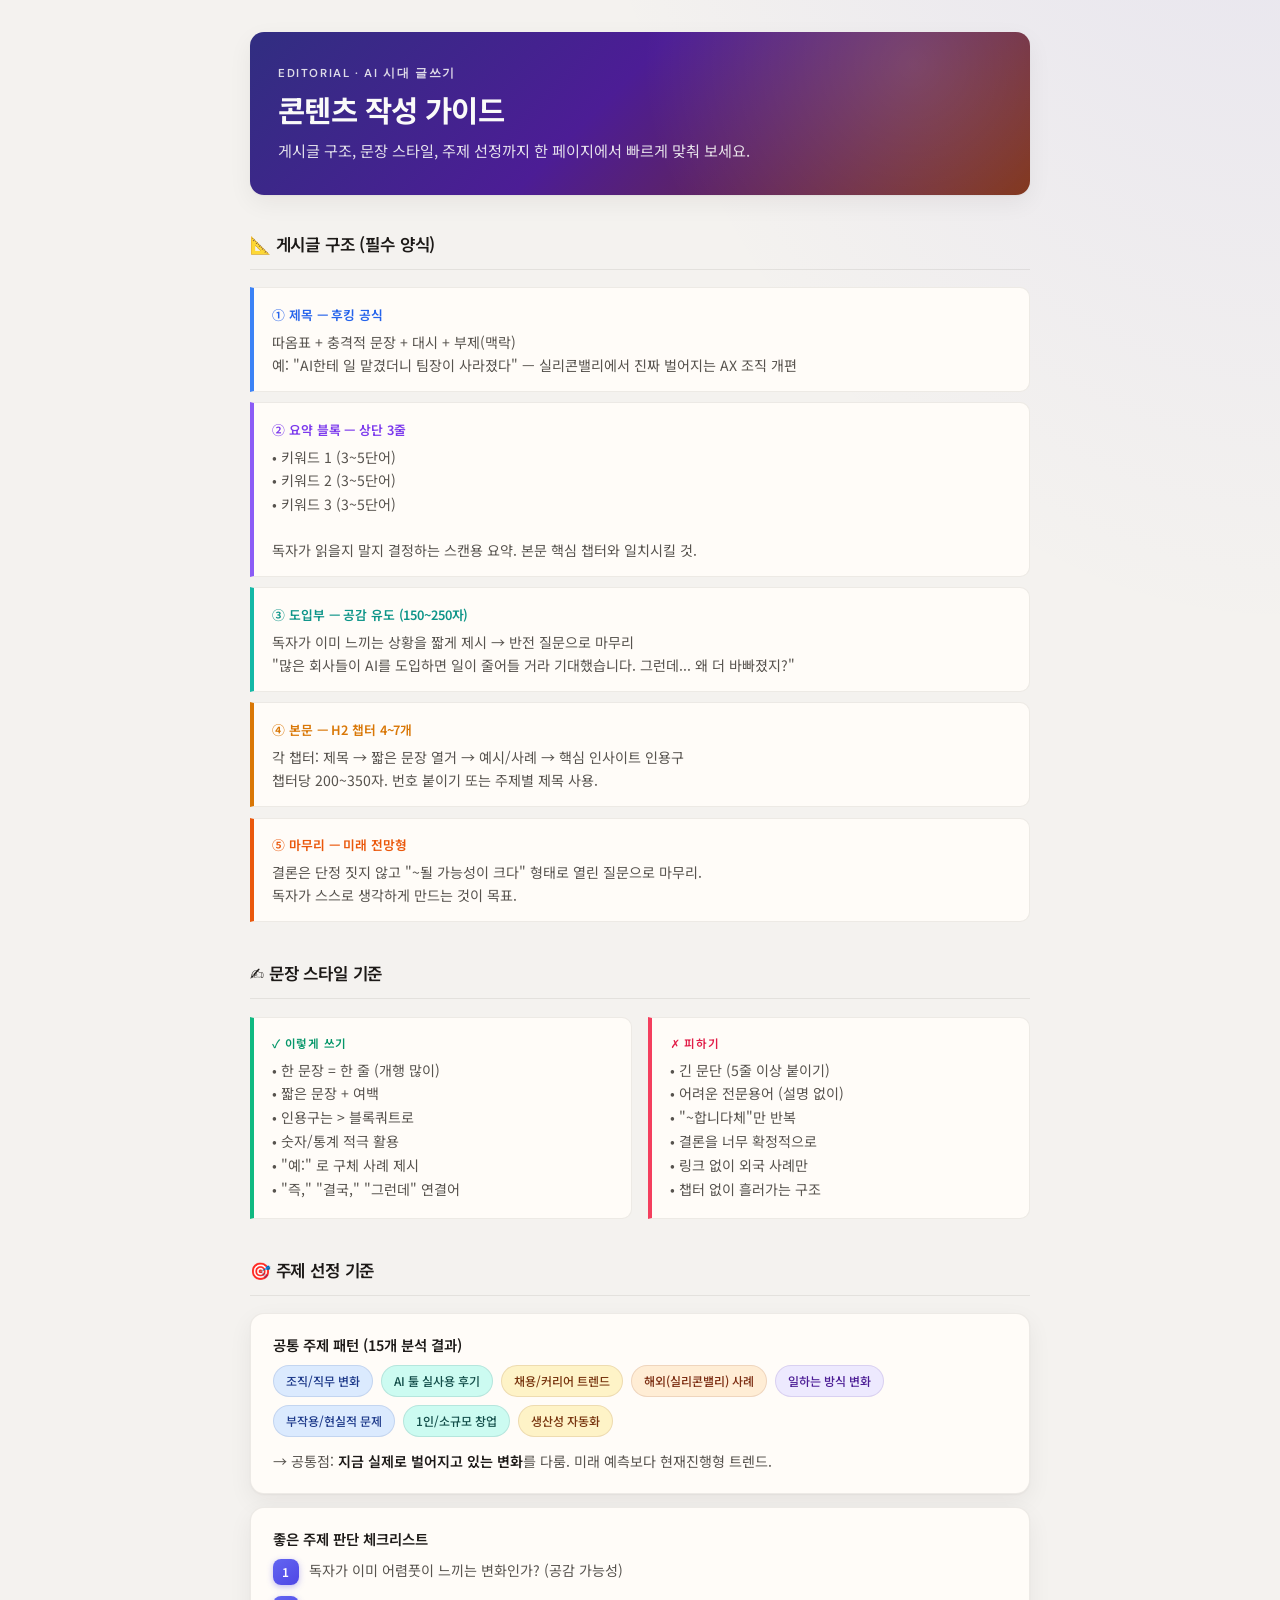
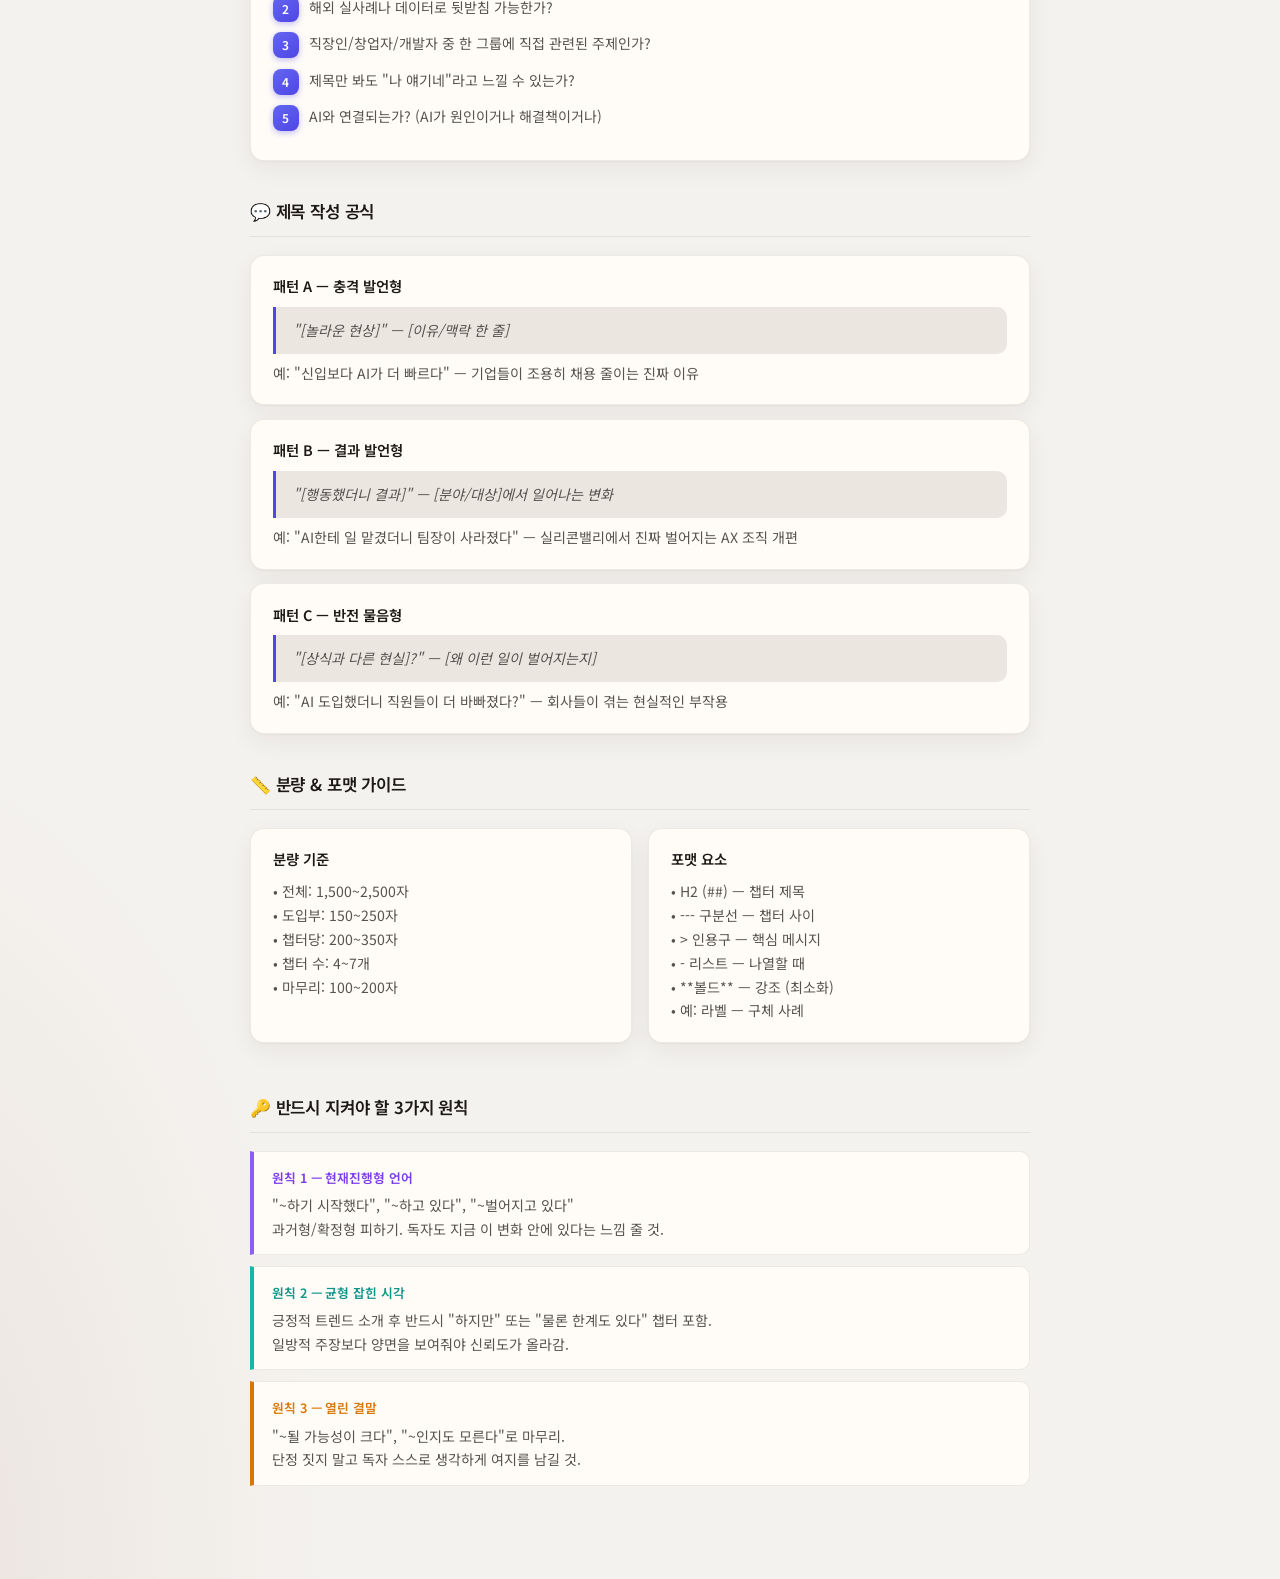
<file: guide/writing-style-guide.html>
<!DOCTYPE html>
<html lang="ko">
<head>
  <meta charset="UTF-8">
  <meta name="viewport" content="width=device-width, initial-scale=1">
  <title>콘텐츠 작성 가이드</title>
  <!-- Tab icon: Heroicons-derived SVG (see favicon-writing-guide.svg) -->
  <link rel="icon" type="image/svg+xml" href="favicon-writing-guide.svg">
  <link rel="preconnect" href="https://fonts.googleapis.com">
  <link rel="preconnect" href="https://fonts.gstatic.com" crossorigin>
  <link href="https://fonts.googleapis.com/css2?family=DM+Sans:ital,opsz,wght@0,9..40,400;0,9..40,500;0,9..40,600;0,9..40,700;1,9..40,400&family=Noto+Sans+KR:wght@400;500;600;700&display=swap" rel="stylesheet">
  <style>
    :root {
      --bg: #f4f2ef;
      --bg-elevated: #fffcf8;
      --bg-muted: #ebe6df;
      --text: #1c1917;
      --text-secondary: #57534e;
      --border: rgba(28, 25, 23, 0.08);
      --shadow: 0 1px 2px rgba(28, 25, 23, 0.04), 0 8px 24px rgba(28, 25, 23, 0.06);
      --radius-lg: 14px;
      --radius-md: 10px;
      --accent: #4f46e5;
      --hero-gradient: linear-gradient(135deg, #312e81 0%, #4c1d95 45%, #7c2d12 100%);
    }

    @media (prefers-color-scheme: dark) {
      :root {
        --bg: #121110;
        --bg-elevated: #1c1a18;
        --bg-muted: #292524;
        --text: #fafaf9;
        --text-secondary: #a8a29e;
        --border: rgba(250, 250, 249, 0.08);
        --shadow: 0 1px 2px rgba(0, 0, 0, 0.2), 0 12px 32px rgba(0, 0, 0, 0.35);
        --hero-gradient: linear-gradient(135deg, #1e1b4b 0%, #3b0764 50%, #431407 100%);
      }
    }

    *, *::before, *::after { box-sizing: border-box; }

    body {
      margin: 0;
      min-height: 100vh;
      font-family: "Noto Sans KR", "DM Sans", system-ui, sans-serif;
      font-size: 15px;
      line-height: 1.65;
      color: var(--text);
      background:
        radial-gradient(ellipse 120% 80% at 100% -20%, rgba(79, 70, 229, 0.12), transparent 50%),
        radial-gradient(ellipse 80% 60% at -10% 100%, rgba(124, 45, 18, 0.08), transparent 45%),
        var(--bg);
    }

    .page {
      max-width: 820px;
      margin: 0 auto;
      padding: 2rem 1.25rem 3.5rem;
    }

    .hero {
      border-radius: var(--radius-lg);
      padding: 2rem 1.75rem;
      margin-bottom: 2.25rem;
      background: var(--hero-gradient);
      color: #fafaf9;
      box-shadow: var(--shadow);
      position: relative;
      overflow: hidden;
    }

    .hero::after {
      content: "";
      position: absolute;
      inset: 0;
      background: radial-gradient(circle at 85% 20%, rgba(255, 255, 255, 0.15), transparent 40%);
      pointer-events: none;
    }

    .hero-inner { position: relative; z-index: 1; }

    .hero-kicker {
      font-family: "DM Sans", sans-serif;
      font-size: 0.72rem;
      font-weight: 600;
      letter-spacing: 0.14em;
      text-transform: uppercase;
      opacity: 0.85;
      margin-bottom: 0.5rem;
    }

    .hero h1 {
      margin: 0 0 0.6rem;
      font-size: clamp(1.45rem, 4vw, 1.85rem);
      font-weight: 700;
      letter-spacing: -0.02em;
      line-height: 1.25;
    }

    .hero p {
      margin: 0;
      font-size: 0.95rem;
      opacity: 0.88;
      max-width: 36em;
    }

    .guide-wrap {
      font-size: 15px;
      color: var(--text);
    }

    .section {
      margin-bottom: 2.35rem;
    }

    .section-title {
      font-size: 1.05rem;
      font-weight: 600;
      margin: 0 0 1.1rem;
      padding-bottom: 0.65rem;
      border-bottom: 1px solid var(--border);
      color: var(--text);
      letter-spacing: -0.01em;
    }

    .card {
      background: var(--bg-elevated);
      border: 1px solid var(--border);
      border-radius: var(--radius-lg);
      padding: 1.15rem 1.35rem;
      margin-bottom: 0.85rem;
      box-shadow: var(--shadow);
    }

    .card-title {
      font-weight: 600;
      font-size: 0.9rem;
      margin-bottom: 0.55rem;
      color: var(--text);
    }

    .tag-row {
      display: flex;
      flex-wrap: wrap;
      gap: 8px;
      margin-top: 0.5rem;
    }

    .tag {
      font-size: 12px;
      padding: 5px 12px;
      border-radius: 999px;
      font-weight: 500;
      border: 1px solid transparent;
    }

    .tag-blue   { background: #dbeafe; color: #1e3a8a; border-color: rgba(30, 58, 138, 0.12); }
    .tag-teal   { background: #ccfbf1; color: #134e4a; border-color: rgba(19, 78, 74, 0.12); }
    .tag-amber  { background: #fef3c7; color: #78350f; border-color: rgba(120, 53, 15, 0.12); }
    .tag-coral  { background: #ffedd5; color: #7c2d12; border-color: rgba(124, 45, 18, 0.12); }
    .tag-purple { background: #ede9fe; color: #4c1d95; border-color: rgba(76, 29, 149, 0.12); }

    @media (prefers-color-scheme: dark) {
      .tag-blue   { background: rgba(30, 58, 138, 0.45); color: #bfdbfe; border-color: rgba(191, 219, 254, 0.2); }
      .tag-teal   { background: rgba(19, 78, 74, 0.45); color: #99f6e4; border-color: rgba(153, 246, 228, 0.2); }
      .tag-amber  { background: rgba(120, 53, 15, 0.45); color: #fde68a; border-color: rgba(253, 230, 138, 0.2); }
      .tag-coral  { background: rgba(124, 45, 18, 0.45); color: #fed7aa; border-color: rgba(254, 215, 170, 0.2); }
      .tag-purple { background: rgba(76, 29, 149, 0.45); color: #ddd6fe; border-color: rgba(221, 214, 254, 0.2); }
    }

    .structure-box {
      border-left: 4px solid;
      padding: 0.85rem 1.15rem;
      margin-bottom: 0.65rem;
      border-radius: 0 var(--radius-md) var(--radius-md) 0;
      background: var(--bg-elevated);
      border-top: 1px solid var(--border);
      border-right: 1px solid var(--border);
      border-bottom: 1px solid var(--border);
      box-shadow: 0 1px 0 rgba(255, 255, 255, 0.04) inset;
    }

    .sb-title {
      display: inline-block;
      font-size: 0.8rem;
      font-weight: 600;
      margin-bottom: 6px;
      letter-spacing: -0.01em;
    }

    .sb-desc {
      font-size: 0.88rem;
      color: var(--text-secondary);
      line-height: 1.65;
    }

    .sb-blue   { border-left-color: #3b82f6; }
    .sb-purple { border-left-color: #8b5cf6; }
    .sb-teal   { border-left-color: #14b8a6; }
    .sb-amber  { border-left-color: #d97706; }
    .sb-coral  { border-left-color: #ea580c; }

    .grid2 {
      display: grid;
      grid-template-columns: 1fr 1fr;
      gap: 1rem;
    }

    @media (max-width: 640px) {
      .grid2 { grid-template-columns: 1fr; }
    }

    .do-card {
      border-left: 4px solid #10b981;
      padding: 1rem 1.15rem;
      background: var(--bg-elevated);
      border-radius: 0 var(--radius-md) var(--radius-md) 0;
      border-top: 1px solid var(--border);
      border-right: 1px solid var(--border);
      border-bottom: 1px solid var(--border);
      height: 100%;
    }

    .dont-card {
      border-left: 4px solid #f43f5e;
      padding: 1rem 1.15rem;
      background: var(--bg-elevated);
      border-radius: 0 var(--radius-md) var(--radius-md) 0;
      border-top: 1px solid var(--border);
      border-right: 1px solid var(--border);
      border-bottom: 1px solid var(--border);
      height: 100%;
    }

    .do-label {
      font-size: 0.72rem;
      font-weight: 600;
      color: #059669;
      margin-bottom: 6px;
      text-transform: uppercase;
      letter-spacing: 0.06em;
    }

    .dont-label {
      font-size: 0.72rem;
      font-weight: 600;
      color: #e11d48;
      margin-bottom: 6px;
      text-transform: uppercase;
      letter-spacing: 0.06em;
    }

    @media (prefers-color-scheme: dark) {
      .do-label { color: #34d399; }
      .dont-label { color: #fb7185; }
    }

    .small {
      font-size: 0.88rem;
      color: var(--text-secondary);
      line-height: 1.7;
    }

    .num-badge {
      display: inline-flex;
      align-items: center;
      justify-content: center;
      min-width: 26px;
      height: 26px;
      padding: 0 6px;
      border-radius: 8px;
      font-size: 12px;
      font-weight: 600;
      margin-right: 10px;
      background: linear-gradient(145deg, #6366f1, #4f46e5);
      color: #fff;
      flex-shrink: 0;
      box-shadow: 0 2px 6px rgba(79, 70, 229, 0.35);
    }

    @media (prefers-color-scheme: dark) {
      .num-badge {
        background: linear-gradient(145deg, #818cf8, #6366f1);
        box-shadow: 0 2px 8px rgba(99, 102, 241, 0.35);
      }
    }

    .row-item {
      display: flex;
      align-items: flex-start;
      margin-bottom: 0.65rem;
    }

    .quote-block {
      border-left: 3px solid var(--accent);
      padding: 0.75rem 1.1rem;
      margin: 0.5rem 0;
      font-size: 0.88rem;
      color: var(--text-secondary);
      font-style: italic;
      background: var(--bg-muted);
      border-radius: 0 var(--radius-md) var(--radius-md) 0;
    }

    strong { color: var(--text); font-weight: 600; }
  </style>
</head>
<body>
  <div class="page">
    <header class="hero">
      <div class="hero-inner">
        <div class="hero-kicker">Editorial · AI 시대 글쓰기</div>
        <h1>콘텐츠 작성 가이드</h1>
        <p>게시글 구조, 문장 스타일, 주제 선정까지 한 페이지에서 빠르게 맞춰 보세요.</p>
      </div>
    </header>

    <div class="guide-wrap">

      <div class="section">
        <div class="section-title">📐 게시글 구조 (필수 양식)</div>

        <div class="structure-box sb-blue">
          <span class="sb-title" style="color:#2563eb">① 제목 — 후킹 공식</span>
          <div class="sb-desc">따옴표 + 충격적 문장 + 대시 + 부제(맥락)<br>
          예: "AI한테 일 맡겼더니 팀장이 사라졌다" — 실리콘밸리에서 진짜 벌어지는 AX 조직 개편</div>
        </div>

        <div class="structure-box sb-purple">
          <span class="sb-title" style="color:#7c3aed">② 요약 블록 — 상단 3줄</span>
          <div class="sb-desc">• 키워드 1 (3~5단어)<br>• 키워드 2 (3~5단어)<br>• 키워드 3 (3~5단어)<br><br>
          독자가 읽을지 말지 결정하는 스캔용 요약. 본문 핵심 챕터와 일치시킬 것.</div>
        </div>

        <div class="structure-box sb-teal">
          <span class="sb-title" style="color:#0d9488">③ 도입부 — 공감 유도 (150~250자)</span>
          <div class="sb-desc">독자가 이미 느끼는 상황을 짧게 제시 → 반전 질문으로 마무리<br>
          "많은 회사들이 AI를 도입하면 일이 줄어들 거라 기대했습니다. 그런데... 왜 더 바빠졌지?"</div>
        </div>

        <div class="structure-box sb-amber">
          <span class="sb-title" style="color:#d97706">④ 본문 — H2 챕터 4~7개</span>
          <div class="sb-desc">각 챕터: 제목 → 짧은 문장 열거 → 예시/사례 → 핵심 인사이트 인용구<br>
          챕터당 200~350자. 번호 붙이기 또는 주제별 제목 사용.</div>
        </div>

        <div class="structure-box sb-coral">
          <span class="sb-title" style="color:#ea580c">⑤ 마무리 — 미래 전망형</span>
          <div class="sb-desc">결론은 단정 짓지 않고 "~될 가능성이 크다" 형태로 열린 질문으로 마무리.<br>
          독자가 스스로 생각하게 만드는 것이 목표.</div>
        </div>
      </div>

      <div class="section">
        <div class="section-title">✍️ 문장 스타일 기준</div>
        <div class="grid2">
          <div>
            <div class="do-card">
              <div class="do-label">✓ 이렇게 쓰기</div>
              <div class="small">
                • 한 문장 = 한 줄 (개행 많이)<br>
                • 짧은 문장 + 여백<br>
                • 인용구는 &gt; 블록쿼트로<br>
                • 숫자/통계 적극 활용<br>
                • "예:" 로 구체 사례 제시<br>
                • "즉," "결국," "그런데" 연결어
              </div>
            </div>
          </div>
          <div>
            <div class="dont-card">
              <div class="dont-label">✗ 피하기</div>
              <div class="small">
                • 긴 문단 (5줄 이상 붙이기)<br>
                • 어려운 전문용어 (설명 없이)<br>
                • "~합니다체"만 반복<br>
                • 결론을 너무 확정적으로<br>
                • 링크 없이 외국 사례만<br>
                • 챕터 없이 흘러가는 구조
              </div>
            </div>
          </div>
        </div>
      </div>

      <div class="section">
        <div class="section-title">🎯 주제 선정 기준</div>
        <div class="card">
          <div class="card-title">공통 주제 패턴 (15개 분석 결과)</div>
          <div class="tag-row">
            <span class="tag tag-blue">조직/직무 변화</span>
            <span class="tag tag-teal">AI 툴 실사용 후기</span>
            <span class="tag tag-amber">채용/커리어 트렌드</span>
            <span class="tag tag-coral">해외(실리콘밸리) 사례</span>
            <span class="tag tag-purple">일하는 방식 변화</span>
            <span class="tag tag-blue">부작용/현실적 문제</span>
            <span class="tag tag-teal">1인/소규모 창업</span>
            <span class="tag tag-amber">생산성 자동화</span>
          </div>
          <div class="small" style="margin-top: 0.85rem;">
            → 공통점: <strong>지금 실제로 벌어지고 있는 변화</strong>를 다룸. 미래 예측보다 현재진행형 트렌드.
          </div>
        </div>
        <div class="card">
          <div class="card-title">좋은 주제 판단 체크리스트</div>
          <div class="row-item"><span class="num-badge">1</span><span class="small">독자가 이미 어렴풋이 느끼는 변화인가? (공감 가능성)</span></div>
          <div class="row-item"><span class="num-badge">2</span><span class="small">해외 실사례나 데이터로 뒷받침 가능한가?</span></div>
          <div class="row-item"><span class="num-badge">3</span><span class="small">직장인/창업자/개발자 중 한 그룹에 직접 관련된 주제인가?</span></div>
          <div class="row-item"><span class="num-badge">4</span><span class="small">제목만 봐도 "나 얘기네"라고 느낄 수 있는가?</span></div>
          <div class="row-item"><span class="num-badge">5</span><span class="small">AI와 연결되는가? (AI가 원인이거나 해결책이거나)</span></div>
        </div>
      </div>

      <div class="section">
        <div class="section-title">💬 제목 작성 공식</div>
        <div class="card">
          <div class="card-title">패턴 A — 충격 발언형</div>
          <div class="quote-block">"[놀라운 현상]" — [이유/맥락 한 줄]</div>
          <div class="small">예: "신입보다 AI가 더 빠르다" — 기업들이 조용히 채용 줄이는 진짜 이유</div>
        </div>
        <div class="card">
          <div class="card-title">패턴 B — 결과 발언형</div>
          <div class="quote-block">"[행동했더니 결과]" — [분야/대상]에서 일어나는 변화</div>
          <div class="small">예: "AI한테 일 맡겼더니 팀장이 사라졌다" — 실리콘밸리에서 진짜 벌어지는 AX 조직 개편</div>
        </div>
        <div class="card">
          <div class="card-title">패턴 C — 반전 물음형</div>
          <div class="quote-block">"[상식과 다른 현실]?" — [왜 이런 일이 벌어지는지]</div>
          <div class="small">예: "AI 도입했더니 직원들이 더 바빠졌다?" — 회사들이 겪는 현실적인 부작용</div>
        </div>
      </div>

      <div class="section">
        <div class="section-title">📏 분량 & 포맷 가이드</div>
        <div class="grid2">
          <div class="card">
            <div class="card-title">분량 기준</div>
            <div class="small">
              • 전체: 1,500~2,500자<br>
              • 도입부: 150~250자<br>
              • 챕터당: 200~350자<br>
              • 챕터 수: 4~7개<br>
              • 마무리: 100~200자
            </div>
          </div>
          <div class="card">
            <div class="card-title">포맷 요소</div>
            <div class="small">
              • H2 (##) — 챕터 제목<br>
              • --- 구분선 — 챕터 사이<br>
              • &gt; 인용구 — 핵심 메시지<br>
              • - 리스트 — 나열할 때<br>
              • **볼드** — 강조 (최소화)<br>
              • 예: 라벨 — 구체 사례
            </div>
          </div>
        </div>
      </div>

      <div class="section">
        <div class="section-title">🔑 반드시 지켜야 할 3가지 원칙</div>
        <div class="structure-box sb-purple">
          <span class="sb-title" style="color:#7c3aed">원칙 1 — 현재진행형 언어</span>
          <div class="sb-desc">"~하기 시작했다", "~하고 있다", "~벌어지고 있다"<br>과거형/확정형 피하기. 독자도 지금 이 변화 안에 있다는 느낌 줄 것.</div>
        </div>
        <div class="structure-box sb-teal">
          <span class="sb-title" style="color:#0d9488">원칙 2 — 균형 잡힌 시각</span>
          <div class="sb-desc">긍정적 트렌드 소개 후 반드시 "하지만" 또는 "물론 한계도 있다" 챕터 포함.<br>일방적 주장보다 양면을 보여줘야 신뢰도가 올라감.</div>
        </div>
        <div class="structure-box sb-amber">
          <span class="sb-title" style="color:#d97706">원칙 3 — 열린 결말</span>
          <div class="sb-desc">"~될 가능성이 크다", "~인지도 모른다"로 마무리.<br>단정 짓지 말고 독자 스스로 생각하게 여지를 남길 것.</div>
        </div>
      </div>

    </div>
  </div>
</body>
</html>
</file>
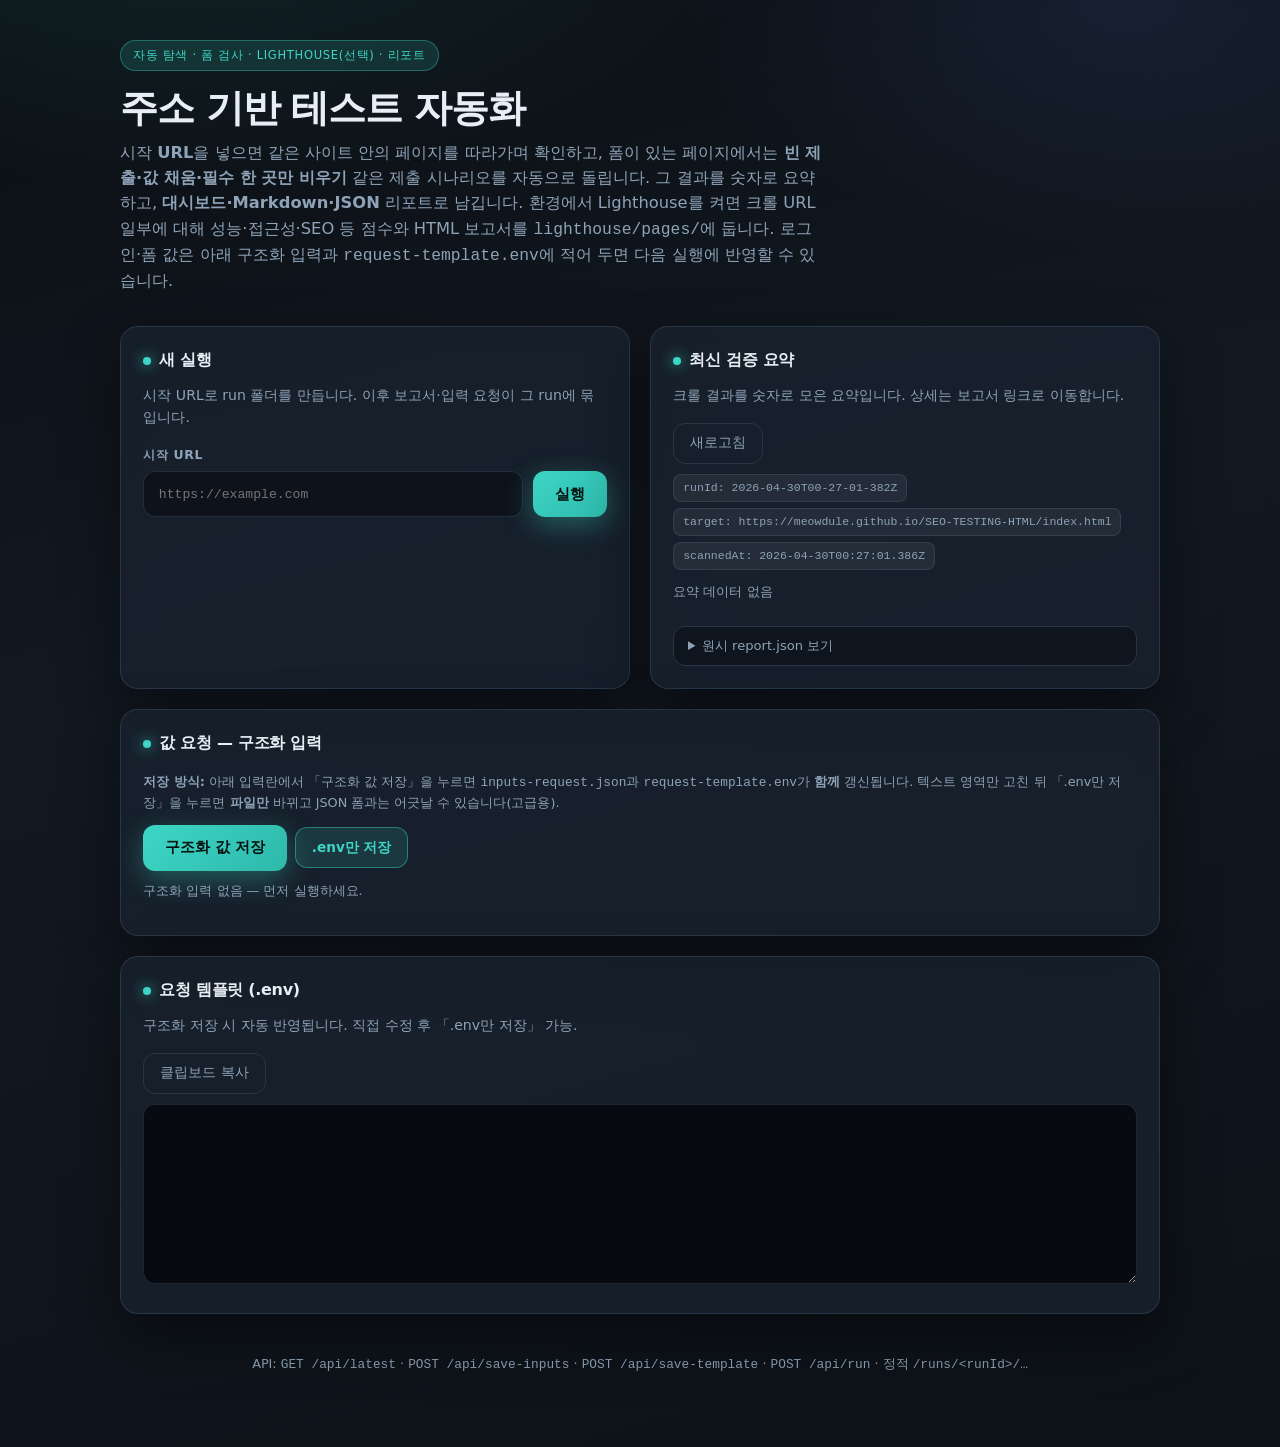
<file: report/auto_report.html>
<!DOCTYPE html>
<!-- saved from url=(0022)http://127.0.0.1:3848/ -->
<html lang="ko"><head><meta http-equiv="Content-Type" content="text/html; charset=UTF-8">
    
    <meta name="viewport" content="width=device-width, initial-scale=1">
    <title>주소 기반 테스트 자동화</title>
    <link rel="preconnect" href="https://fonts.googleapis.com/">
    <link rel="preconnect" href="https://fonts.gstatic.com/" crossorigin="">
    <link href="./주소 기반 테스트 자동화_files/css2" rel="stylesheet">
    <link rel="stylesheet" href="./주소 기반 테스트 자동화_files/styles.css">
  </head>
  <body>
    <div class="wrap">
      <header class="hero">
        <div class="hero-badge">자동 탐색 · 폼 검사 · Lighthouse(선택) · 리포트</div>
        <h1>주소 기반 테스트 자동화</h1>
        <p class="hero-lead">
          시작 <strong>URL</strong>을 넣으면 같은 사이트 안의 페이지를 따라가며 확인하고, 폼이 있는 페이지에서는
          <strong>빈 제출·값 채움·필수 한 곳만 비우기</strong> 같은 제출 시나리오를 자동으로 돌립니다. 그 결과를 숫자로 요약하고,
          <strong>대시보드·Markdown·JSON</strong> 리포트로 남깁니다. 환경에서 Lighthouse를 켜면 크롤 URL 일부에 대해
          성능·접근성·SEO 등 점수와 HTML 보고서를 <code>lighthouse/pages/</code>에 둡니다. 로그인·폼 값은 아래 구조화 입력과
          <code>request-template.env</code>에 적어 두면 다음 실행에 반영할 수 있습니다.
        </p>
      </header>

      <div class="grid grid-2">
        <section class="card">
          <h2><span class="dot" aria-hidden="true"></span>새 실행</h2>
          <p class="card-desc">시작 URL로 run 폴더를 만듭니다. 이후 보고서·입력 요청이 그 run에 묶입니다.</p>
          <label class="field-label" for="startUrl">시작 URL</label>
          <div class="input-row">
            <input id="startUrl" type="url" name="startUrl" placeholder="https://example.com" autocomplete="url" spellcheck="false">
            <button type="button" class="primary" id="btnRun">실행</button>
          </div>
          <div class="status-bar" id="runStatus" aria-live="polite"></div>
        </section>

        <section class="card">
          <h2><span class="dot" aria-hidden="true"></span>최신 검증 요약</h2>
          <p class="card-desc">크롤 결과를 숫자로 모은 요약입니다. 상세는 보고서 링크로 이동합니다.</p>
          <div class="toolbar">
            <button type="button" class="ghost" id="btnRefresh">새로고침</button>
            
          </div>
          <div class="meta-pills" id="metaPills"><span class="pill">runId: 2026-04-30T00-27-01-382Z</span><span class="pill">target: https://meowdule.github.io/SEO-TESTING-HTML/index.html</span><span class="pill">scannedAt: 2026-04-30T00:27:01.386Z</span></div>
          <div id="summaryArea"><p class="hint-line">요약 데이터 없음</p></div>
          <div class="report-actions" id="reportLinks" hidden=""></div>
          <p class="hint-line" id="engineNote"></p>
          <details class="raw-json">
            <summary>원시 report.json 보기</summary>
            <pre class="json-view" id="latestJson" aria-label="원시 리포트 JSON">{
  "schema": "qa-platform.run.v1",
  "runId": "2026-04-30T00-27-01-382Z",
  "scannedAt": "2026-04-30T00:27:01.386Z",
  "targetUrl": "https://meowdule.github.io/SEO-TESTING-HTML/index.html",
  "summary": {
    "pagesScanned": 0,
    "note": "Stub run — 실제 크롤/라이트하우스는 외부 엔진 연동 후 채워집니다."
  },
  "lighthouse": {
    "skipped": true,
    "reason": "not wired in stub"
  },
  "pages": [],
  "recommendations": [
    "therod_test / cursor_ko_v1 / Playwright 조합 엔진의 JSON 리포트를 이 형식으로 변환해 runs/&lt;id&gt;/report.json 에 덮어쓰면 UI에 즉시 반영됩니다."
  ]
}</pre>
          </details>
        </section>
      </div>

      <section class="card" style="margin-top: 1.25rem">
        <h2><span class="dot" aria-hidden="true"></span>값 요청 — 구조화 입력</h2>
        <p class="card-desc" id="inputsIntro"></p>
        <p class="hint-line">
          <strong>저장 방식:</strong> 아래 입력란에서 「구조화 값 저장」을 누르면
          <code>inputs-request.json</code>과 <code>request-template.env</code>가 <strong>함께</strong> 갱신됩니다.
          텍스트 영역만 고친 뒤 「.env만 저장」을 누르면 <strong>파일만</strong> 바뀌고 JSON 폼과는 어긋날 수 있습니다(고급용).
        </p>
        <div class="toolbar">
          <button type="button" class="primary" id="btnSaveInputs">구조화 값 저장</button>
          <button type="button" class="secondary" id="btnSaveTemplate">.env만 저장</button>
        </div>
        <div id="structuredForm"><p class="hint-line">구조화 입력 없음 — 먼저 실행하세요.</p></div>
      </section>

      <section class="card" style="margin-top: 1.25rem">
        <h2><span class="dot" aria-hidden="true"></span>요청 템플릿 (.env)</h2>
        <p class="card-desc">구조화 저장 시 자동 반영됩니다. 직접 수정 후 「.env만 저장」 가능.</p>
        <div class="toolbar">
          <button type="button" class="ghost" id="btnCopyTemplate">클립보드 복사</button>
        </div>
        <textarea class="template-view" id="templateText" aria-label="요청 템플릿 env"></textarea>
      </section>

      <p class="footer-note">
        API: <code>GET /api/latest</code> · <code>POST /api/save-inputs</code> · <code>POST /api/save-template</code> ·
        <code>POST /api/run</code> · 정적 <code>/runs/&lt;runId&gt;/…</code>
      </p>
    </div>

    <script>
      const $ = (id) => document.getElementById(id);

      let lastRunId = null;
      let lastInputsRequest = null;

      async function api(path, opts) {
        const r = await fetch(path, {
          headers: { Accept: "application/json", ...(opts?.headers || {}) },
          ...opts,
        });
        const ct = r.headers.get("content-type") || "";
        const body = ct.includes("application/json") ? await r.json() : await r.text();
        if (!r.ok) {
          const err = typeof body === "object" && body?.error ? body.error : String(body);
          throw new Error(err || r.statusText);
        }
        return body;
      }

      function setStatus(el, text, kind) {
        el.textContent = text || "";
        el.classList.remove("error", "ok");
        if (kind === "error") el.classList.add("error");
        if (kind === "ok") el.classList.add("ok");
      }

      function absUrl(path) {
        if (!path) return "#";
        if (path.startsWith("http")) return path;
        return `${window.location.origin}${path}`;
      }

      function renderSummary(report) {
        const el = $("summaryArea");
        const links = $("reportLinks");
        const note = $("engineNote");
        el.innerHTML = "";
        links.innerHTML = "";
        links.hidden = true;
        note.textContent = "";

        if (!report?.verification) {
          el.innerHTML = '<p class="hint-line">요약 데이터 없음</p>';
          return;
        }
        const v = report.verification;
        const tiles = [
          ["탐색 페이지", v.pagesCrawled],
          ["폼 통과", v.formScenarioPass],
          ["폼 실패", v.formScenarioFail],
          ["폼 불명", v.formScenarioUnknown],
          ["폼 시나리오", v.scenariosRun],
          ["폼 태그 합계", v.formsDiscovered],
          ["HTTP 오류 페이지", v.brokenPages],
          ["콘솔 error 페이지", v.pagesWithJsErrors],
          ["탐색 경고(합)", v.consoleWarningsOnCrawl],
          ["API 실패", v.networkApiFailures],
          ["스크린샷", v.screenshotsTaken],
          ["Lighthouse 페이지", v.lighthousePagesAudited],
          ["LH 성능(평균)", v.lighthouseAvgPerformance],
          ["LH 접근성(평균)", v.lighthouseAvgAccessibility],
          ["LH 권장(평균)", v.lighthouseAvgBestPractices],
          ["LH SEO(평균)", v.lighthouseAvgSeo],
        ];
        const grid = document.createElement("div");
        grid.className = "summary-grid";
        for (const [label, val] of tiles) {
          const d = document.createElement("div");
          d.className = "summary-tile";
          d.innerHTML = `<b>${val ?? "—"}</b><span>${label}</span>`;
          grid.appendChild(d);
        }
        el.appendChild(grid);

        note.textContent = v.engineNote || "";

        const art = report.artifacts || {};
        if (art.dashboardUrl) {
          links.hidden = false;
          const a1 = document.createElement("a");
          a1.className = "btn-open";
          a1.href = absUrl(art.dashboardUrl);
          a1.target = "_blank";
          a1.rel = "noopener";
          a1.textContent = "결과 보고서 (대시보드) 열기";
          links.appendChild(a1);
        }
        if (art.markdownUrl) {
          const a2 = document.createElement("a");
          a2.className = "link-quiet";
          a2.href = absUrl(art.markdownUrl);
          a2.target = "_blank";
          a2.rel = "noopener";
          a2.textContent = "report.md";
          links.appendChild(a2);
        }
        if (art.inputsJsonUrl) {
          const a3 = document.createElement("a");
          a3.className = "link-quiet";
          a3.href = absUrl(art.inputsJsonUrl);
          a3.target = "_blank";
          a3.rel = "noopener";
          a3.textContent = "inputs-request.json";
          links.appendChild(a3);
        }
        if (art.screenshotsUrl) {
          const a4 = document.createElement("a");
          a4.className = "link-quiet";
          a4.href = absUrl(art.screenshotsUrl);
          a4.target = "_blank";
          a4.rel = "noopener";
          a4.textContent = "screenshots/";
          links.appendChild(a4);
        }
        if (art.lighthousePagesUrl) {
          const a5 = document.createElement("a");
          a5.className = "link-quiet";
          a5.href = absUrl(art.lighthousePagesUrl);
          a5.target = "_blank";
          a5.rel = "noopener";
          a5.textContent = "lighthouse/pages/";
          links.appendChild(a5);
        }
      }

      function renderStructuredForm(inputsRequest) {
        const host = $("structuredForm");
        host.innerHTML = "";
        if (!inputsRequest?.sections?.length) {
          host.innerHTML = '<p class="hint-line">구조화 입력 없음 — 먼저 실행하세요.</p>';
          return;
        }
        for (const sec of inputsRequest.sections) {
          const wrap = document.createElement("div");
          wrap.className = "struct-section";
          wrap.dataset.sectionId = sec.id || "";
          const h = document.createElement("h3");
          h.textContent = sec.title || sec.id || "섹션";
          wrap.appendChild(h);
          for (const f of sec.fields || []) {
            const fb = document.createElement("div");
            fb.className = "field-block";
            const id = `f_${sec.id}_${f.key}`.replace(/[^a-zA-Z0-9_]/g, "_");
            const lab = document.createElement("label");
            lab.htmlFor = id;
            lab.textContent = f.label || f.key;
            const keyLine = document.createElement("div");
            keyLine.className = "key";
            keyLine.textContent = f.key;
            const inp = document.createElement("input");
            inp.id = id;
            inp.type = f.secret ? "password" : "text";
            inp.value = f.value || "";
            inp.dataset.key = f.key;
            inp.autocomplete = "off";
            const hint = document.createElement("div");
            hint.className = "hint";
            hint.textContent = f.hint || "";
            fb.appendChild(lab);
            fb.appendChild(keyLine);
            fb.appendChild(inp);
            if (f.hint) fb.appendChild(hint);
            wrap.appendChild(fb);
          }
          host.appendChild(wrap);
        }
      }

      function collectInputsFromDom() {
        if (!lastInputsRequest?.sections) return null;
        const sections = lastInputsRequest.sections.map((sec) => ({
          id: sec.id,
          title: sec.title,
          fields: (sec.fields || []).map((f) => {
            const id = `f_${sec.id}_${f.key}`.replace(/[^a-zA-Z0-9_]/g, "_");
            const inp = document.getElementById(id);
            return { ...f, value: inp ? inp.value : f.value };
          }),
        }));
        return {
          schema: lastInputsRequest.schema,
          targetUrl: lastInputsRequest.targetUrl,
          intro: lastInputsRequest.intro,
          sections,
        };
      }

      async function loadLatest() {
        const hint = $("latestHint");
        const jsonEl = $("latestJson");
        const pills = $("metaPills");
        const tpl = $("templateText");
        const intro = $("inputsIntro");
        hint.textContent = "불러오는 중…";
        try {
          const data = await api("/api/latest");
          if (!data.run) {
            hint.textContent = "아직 run 없음 — URL 실행으로 생성하세요.";
            jsonEl.textContent = "";
            pills.innerHTML = "";
            tpl.value = "";
            $("summaryArea").innerHTML = "";
            $("reportLinks").hidden = true;
            intro.textContent = "";
            renderStructuredForm(null);
            lastRunId = null;
            lastInputsRequest = null;
            return;
          }
          hint.textContent = "";
          pills.innerHTML = "";
          const m = data.run;
          lastRunId = m.runId;
          [["runId", m.runId], ["target", m.startUrl], ["scannedAt", m.scannedAt]].forEach(([k, v]) => {
            const p = document.createElement("span");
            p.className = "pill";
            p.textContent = `${k}: ${v}`;
            pills.appendChild(p);
          });
          jsonEl.textContent = JSON.stringify(data.report, null, 2);
          tpl.value = data.requestTemplate || "";
          renderSummary(data.report);
          lastInputsRequest = data.inputsRequest;
          intro.textContent = data.inputsRequest?.intro || "";
          renderStructuredForm(data.inputsRequest);
        } catch (e) {
          hint.textContent = "";
          setStatus(hint, String(e.message), "error");
        }
      }

      $("btnRefresh").addEventListener("click", () => loadLatest());

      $("btnRun").addEventListener("click", async () => {
        const input = $("startUrl");
        const status = $("runStatus");
        const btn = $("btnRun");
        const url = input.value.trim();
        if (!url) {
          setStatus(status, "URL을 입력하세요.", "error");
          return;
        }
        btn.disabled = true;
        setStatus(status, "실행 중…", "");
        try {
          await api("/api/run", {
            method: "POST",
            headers: { "Content-Type": "application/json" },
            body: JSON.stringify({ startUrl: url }),
          });
          setStatus(status, "완료 — 요약·보고서 링크를 확인하세요.", "ok");
          await loadLatest();
        } catch (e) {
          setStatus(status, String(e.message), "error");
        } finally {
          btn.disabled = false;
        }
      });

      $("btnSaveInputs").addEventListener("click", async () => {
        const body = collectInputsFromDom();
        if (!body) return;
        try {
          await api("/api/save-inputs", {
            method: "POST",
            headers: { "Content-Type": "application/json" },
            body: JSON.stringify({ runId: lastRunId, ...body }),
          });
          await loadLatest();
        } catch (e) {
          alert(e.message);
        }
      });

      $("btnSaveTemplate").addEventListener("click", async () => {
        const t = $("templateText").value;
        try {
          await api("/api/save-template", {
            method: "POST",
            headers: { "Content-Type": "application/json" },
            body: JSON.stringify({ runId: lastRunId, content: t }),
          });
          alert("request-template.env 저장됨");
        } catch (e) {
          alert(e.message);
        }
      });

      $("btnCopyTemplate").addEventListener("click", async () => {
        const t = $("templateText").value;
        if (!t) return;
        try {
          await navigator.clipboard.writeText(t);
          const b = $("btnCopyTemplate");
          const prev = b.textContent;
          b.textContent = "복사됨";
          setTimeout(() => {
            b.textContent = prev;
          }, 1400);
        } catch {
          alert("클립보드 복사에 실패했습니다.");
        }
      });

      loadLatest();
    </script>
  

</body></html>
</file>
<file: report/주소 기반 테스트 자동화_files/styles.css>
/* qa-platform — calm technical aesthetic */
:root {
  --bg0: #0b0f14;
  --bg1: #121922;
  --bg2: #1a2330;
  --surface: rgba(26, 35, 48, 0.72);
  --border: rgba(120, 162, 200, 0.18);
  --text: #e8eef5;
  --muted: #8fa3b8;
  --accent: #3dd6c6;
  --accent-dim: rgba(61, 214, 198, 0.14);
  --warn: #f0b429;
  --danger: #f07178;
  --radius-lg: 18px;
  --radius-md: 12px;
  --shadow: 0 24px 60px rgba(0, 0, 0, 0.45);
  --font: "Plus Jakarta Sans", system-ui, sans-serif;
  --mono: "JetBrains Mono", ui-monospace, monospace;
}

*,
*::before,
*::after {
  box-sizing: border-box;
}

html {
  color-scheme: dark;
}

body {
  margin: 0;
  min-height: 100vh;
  font-family: var(--font);
  font-size: 15px;
  line-height: 1.55;
  color: var(--text);
  background:
    radial-gradient(1200px 600px at 12% -10%, rgba(61, 214, 198, 0.12), transparent 55%),
    radial-gradient(900px 500px at 88% 0%, rgba(99, 140, 255, 0.1), transparent 50%),
    linear-gradient(165deg, var(--bg0), var(--bg1) 40%, #0d1218);
}

a {
  color: var(--accent);
  text-decoration: none;
}
a:hover {
  text-decoration: underline;
}

.wrap {
  max-width: 1080px;
  margin: 0 auto;
  padding: 2.5rem 1.25rem 4rem;
}

.hero {
  margin-bottom: 2rem;
}

.hero-badge {
  display: inline-flex;
  align-items: center;
  gap: 0.4rem;
  padding: 0.35rem 0.75rem;
  border-radius: 999px;
  font-size: 0.72rem;
  letter-spacing: 0.06em;
  text-transform: uppercase;
  color: var(--accent);
  background: var(--accent-dim);
  border: 1px solid rgba(61, 214, 198, 0.35);
  margin-bottom: 1rem;
}

.hero h1 {
  margin: 0 0 0.6rem;
  font-size: clamp(1.75rem, 4vw, 2.35rem);
  font-weight: 700;
  letter-spacing: -0.03em;
  line-height: 1.15;
}

.hero-lead {
  margin: 0;
  max-width: 68ch;
  color: var(--muted);
  font-size: 1.02rem;
}

.grid {
  display: grid;
  gap: 1.25rem;
}

@media (min-width: 880px) {
  .grid-2 {
    grid-template-columns: 1fr 1fr;
  }
}

.card {
  background: var(--surface);
  border: 1px solid var(--border);
  border-radius: var(--radius-lg);
  padding: 1.35rem 1.4rem;
  box-shadow: var(--shadow);
  backdrop-filter: blur(12px);
}

.card h2 {
  margin: 0 0 0.75rem;
  font-size: 1rem;
  font-weight: 600;
  letter-spacing: -0.02em;
  display: flex;
  align-items: center;
  gap: 0.5rem;
}

.card h2 .dot {
  width: 8px;
  height: 8px;
  border-radius: 50%;
  background: var(--accent);
  box-shadow: 0 0 14px var(--accent);
}

.card-desc {
  margin: 0 0 1rem;
  font-size: 0.88rem;
  color: var(--muted);
}

label.field-label {
  display: block;
  font-size: 0.78rem;
  font-weight: 600;
  text-transform: uppercase;
  letter-spacing: 0.05em;
  color: var(--muted);
  margin-bottom: 0.45rem;
}

.input-row {
  display: flex;
  gap: 0.65rem;
  flex-wrap: wrap;
}

input[type="url"],
input[type="text"],
input[type="password"] {
  flex: 1 1 200px;
  min-width: 0;
  padding: 0.75rem 0.9rem;
  border-radius: var(--radius-md);
  border: 1px solid var(--border);
  background: rgba(11, 15, 20, 0.65);
  color: var(--text);
  font-family: var(--mono);
  font-size: 0.82rem;
  outline: none;
  transition: border-color 0.15s, box-shadow 0.15s;
}

input[type="url"] {
  flex: 2 1 260px;
}

input:focus {
  border-color: rgba(61, 214, 198, 0.55);
  box-shadow: 0 0 0 3px var(--accent-dim);
}

button.primary {
  cursor: pointer;
  border: none;
  border-radius: var(--radius-md);
  padding: 0.85rem 1.35rem;
  font-family: var(--font);
  font-weight: 600;
  font-size: 0.92rem;
  color: #041210;
  background: linear-gradient(135deg, #3dd6c6, #2eb8aa);
  box-shadow: 0 8px 28px rgba(61, 214, 198, 0.35);
  transition: transform 0.12s, filter 0.12s;
}

button.primary:hover:not(:disabled) {
  filter: brightness(1.06);
  transform: translateY(-1px);
}

button.primary:disabled {
  opacity: 0.55;
  cursor: not-allowed;
  transform: none;
}

button.ghost {
  cursor: pointer;
  border: 1px solid var(--border);
  border-radius: var(--radius-md);
  padding: 0.65rem 1rem;
  font-family: var(--font);
  font-size: 0.85rem;
  color: var(--muted);
  background: transparent;
  transition: border-color 0.15s, color 0.15s;
}

button.ghost:hover {
  color: var(--text);
  border-color: rgba(120, 162, 200, 0.35);
}

button.secondary {
  cursor: pointer;
  border: 1px solid rgba(61, 214, 198, 0.45);
  border-radius: var(--radius-md);
  padding: 0.65rem 1rem;
  font-family: var(--font);
  font-size: 0.85rem;
  font-weight: 600;
  color: var(--accent);
  background: var(--accent-dim);
}

button.secondary:hover {
  filter: brightness(1.08);
}

.status-bar {
  margin-top: 0.85rem;
  min-height: 1.25rem;
  font-size: 0.82rem;
  font-family: var(--mono);
  color: var(--muted);
}

.status-bar.error {
  color: var(--danger);
}

.status-bar.ok {
  color: var(--accent);
}

.summary-grid {
  display: grid;
  grid-template-columns: repeat(auto-fill, minmax(120px, 1fr));
  gap: 0.65rem;
  margin: 0.75rem 0 1rem;
}

.summary-tile {
  background: rgba(7, 10, 14, 0.55);
  border: 1px solid var(--border);
  border-radius: var(--radius-md);
  padding: 0.75rem 0.85rem;
  text-align: center;
}

.summary-tile b {
  display: block;
  font-size: 1.35rem;
  font-weight: 700;
  color: var(--accent);
  font-variant-numeric: tabular-nums;
}

.summary-tile span {
  font-size: 0.72rem;
  color: var(--muted);
  line-height: 1.3;
}

.report-actions {
  display: flex;
  flex-wrap: wrap;
  gap: 0.5rem;
  margin-bottom: 0.75rem;
}

.report-actions a.btn-open {
  display: inline-flex;
  align-items: center;
  gap: 0.35rem;
  padding: 0.65rem 1.1rem;
  border-radius: var(--radius-md);
  font-weight: 600;
  font-size: 0.88rem;
  color: #041210;
  background: linear-gradient(135deg, #3dd6c6, #2aa89c);
  text-decoration: none;
  box-shadow: 0 6px 22px rgba(61, 214, 198, 0.28);
}

.report-actions a.btn-open:hover {
  filter: brightness(1.05);
  text-decoration: none;
}

.report-actions a.link-quiet {
  padding: 0.55rem 0.85rem;
  border-radius: var(--radius-md);
  border: 1px solid var(--border);
  color: var(--muted);
  font-size: 0.82rem;
  text-decoration: none;
}

.report-actions a.link-quiet:hover {
  color: var(--text);
  text-decoration: none;
}

.hint-line {
  font-size: 0.8rem;
  color: var(--muted);
  margin: 0 0 0.75rem;
}

details.raw-json {
  margin-top: 0.75rem;
  border: 1px solid var(--border);
  border-radius: var(--radius-md);
  overflow: hidden;
}

details.raw-json summary {
  cursor: pointer;
  padding: 0.55rem 0.85rem;
  font-size: 0.82rem;
  color: var(--muted);
  background: rgba(7, 10, 14, 0.45);
}

textarea.template-view,
pre.json-view {
  width: 100%;
  min-height: 180px;
  max-height: 360px;
  resize: vertical;
  margin: 0;
  padding: 1rem;
  border-radius: var(--radius-md);
  border: 1px solid var(--border);
  background: rgba(7, 10, 14, 0.85);
  color: var(--text);
  font-family: var(--mono);
  font-size: 0.78rem;
  line-height: 1.45;
  overflow: auto;
}

pre.json-view {
  white-space: pre-wrap;
  word-break: break-word;
  margin-top: 0.5rem;
}

.toolbar {
  display: flex;
  flex-wrap: wrap;
  gap: 0.5rem;
  margin-bottom: 0.65rem;
  align-items: center;
}

.toolbar span {
  font-size: 0.8rem;
  color: var(--muted);
  margin-right: auto;
}

.meta-pills {
  display: flex;
  flex-wrap: wrap;
  gap: 0.4rem;
  margin-bottom: 0.75rem;
}

.pill {
  font-size: 0.72rem;
  font-family: var(--mono);
  padding: 0.25rem 0.55rem;
  border-radius: 8px;
  background: rgba(255, 255, 255, 0.06);
  border: 1px solid var(--border);
  color: var(--muted);
}

.struct-section {
  margin-bottom: 1.25rem;
  padding-bottom: 1rem;
  border-bottom: 1px solid var(--border);
}

.struct-section:last-child {
  border-bottom: none;
  margin-bottom: 0;
  padding-bottom: 0;
}

.struct-section h3 {
  margin: 0 0 0.75rem;
  font-size: 0.92rem;
  font-weight: 600;
  color: var(--text);
}

.field-block {
  margin-bottom: 0.85rem;
}

.field-block label {
  display: block;
  font-size: 0.8rem;
  font-weight: 600;
  color: var(--text);
  margin-bottom: 0.25rem;
}

.field-block .key {
  font-size: 0.72rem;
  font-family: var(--mono);
  color: var(--muted);
  margin-bottom: 0.35rem;
}

.field-block .hint {
  font-size: 0.75rem;
  color: var(--muted);
  margin-top: 0.35rem;
  line-height: 1.4;
}

.footer-note {
  margin-top: 2.5rem;
  text-align: center;
  font-size: 0.8rem;
  color: var(--muted);
}
</file>
